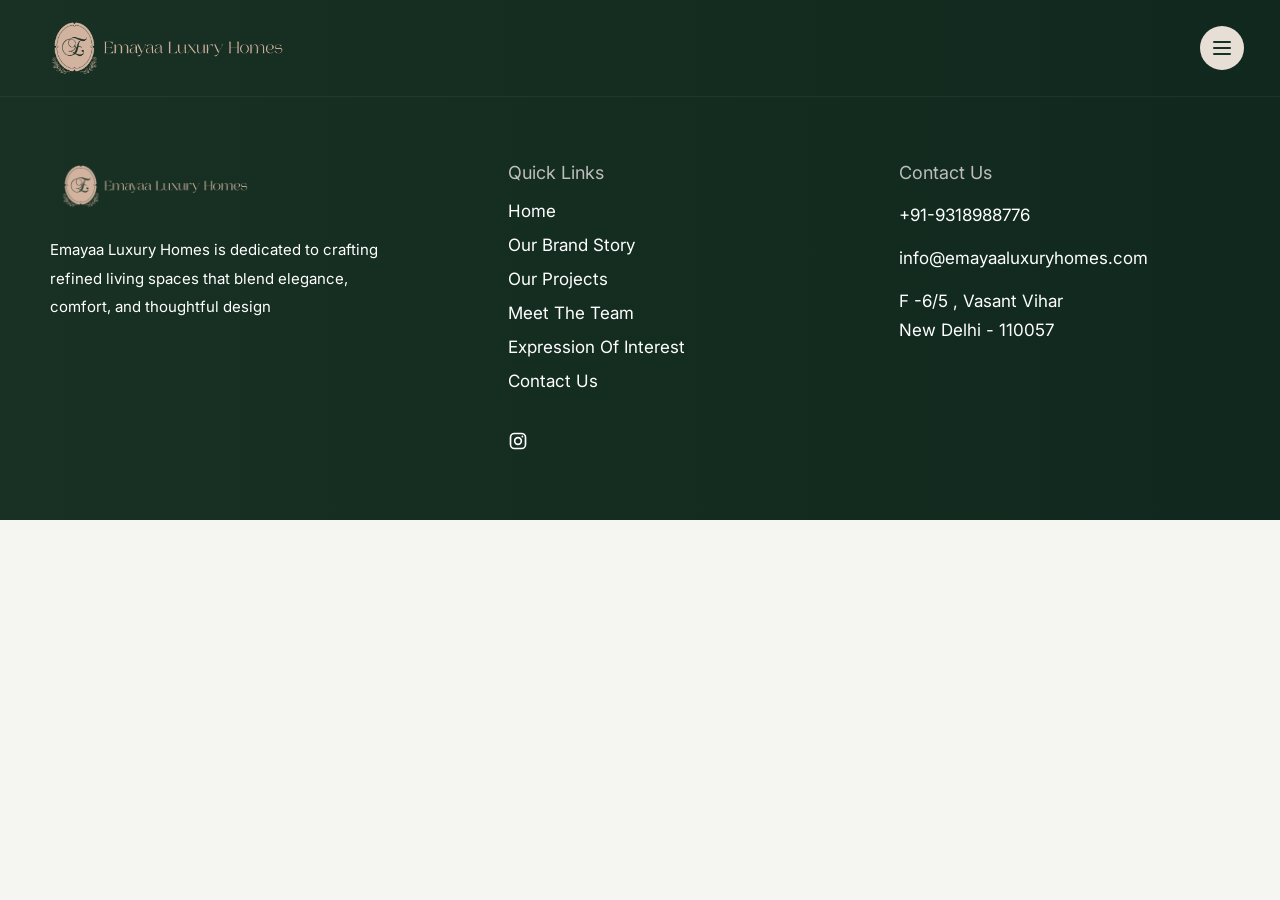
<file: index.html>
<!-- =========================
EMAYAA LUXURY HOMES
UPDATED HEADER + FOOTER
LOGO VERSION
========================= -->

<!doctype html>
<html lang="en">
  <head>
    <meta charset="UTF-8" />
    <meta name="viewport" content="width=device-width, initial-scale=1.0" />

    <title>Emayaa Luxury Homes</title>

    <link rel="stylesheet" href="style.css" />

    <link rel="preconnect" href="https://fonts.googleapis.com" />
    <link rel="preconnect" href="https://fonts.gstatic.com" crossorigin />

    <link
      href="https://fonts.googleapis.com/css2?family=Inter:wght@300;400;500&display=swap"
      rel="stylesheet"
    />
  </head>

  <body>
    <!-- =========================HEADER========================= -->

    <header class="elh-header">
      <a href="#" class="elh-logo">
        <img src="/xm xlms.png" alt="Emayaa Luxury Homes" />
      </a>

      <button class="elh-menu-btn" id="openMenu">
        <span></span>
        <span></span>
        <span></span>
      </button>
    </header>

    

    <!-- =========================FULL SCREEN MENU========================= -->

    <div class="elh-mobile-menu" id="mobileMenu">
      <button class="elh-close" id="closeMenu"></button>

      <div class="elh-menu-links">
        <a href="./home.html">Home</a>
        <a href="./brand-story.html">Our Brand Story</a>
        <a href="./our-project.html">Our Projects</a>
        <a href="./teams.html">Meet The Team</a>
        <a href="./contact.html">Contact Us</a>
      </div>
    </div>

    <!-- =========================FOOTER========================= -->

    <footer class="elh-footer">
      <div class="elh-footer-grid">
        <!-- LEFT -->

        <div>
          <div class="elh-footer-logo">
            <img src="/xm xlms.png" alt="Emayaa Luxury Homes" />
          </div>

          <div class="elh-footer-desc">
            Emayaa Luxury Homes is dedicated to crafting refined living spaces
            that blend elegance, comfort, and thoughtful design
          </div>
        </div>

        <!-- CENTER -->

        <div>
          <div class="elh-footer-title">Quick Links</div>

          <div class="elh-footer-links">
             <a href="./home.html">Home</a>
        <a href="./brand-story.html">Our Brand Story</a>
        <a href="./our-project.html">Our Projects</a>
        <a href="./teams.html">Meet The Team</a>
        <a href="./expression.html">Expression Of Interest</a>
        <a href="./contact.html">Contact Us</a>
          </div>

          <div class="elh-social">
            <svg viewBox="0 0 24 24">
              <path
                d="M7.8 2h8.4A5.8 5.8 0 0 1 22 7.8v8.4A5.8 5.8 0 0 1 16.2 22H7.8A5.8 5.8 0 0 1 2 16.2V7.8A5.8 5.8 0 0 1 7.8 2Zm-.2 2A3.6 3.6 0 0 0 4 7.6v8.8A3.6 3.6 0 0 0 7.6 20h8.8a3.6 3.6 0 0 0 3.6-3.6V7.6A3.6 3.6 0 0 0 16.4 4Zm9.65 1.5a1.15 1.15 0 1 1 0 2.3 1.15 1.15 0 0 1 0-2.3ZM12 7a5 5 0 1 1 0 10 5 5 0 0 1 0-10Zm0 2a3 3 0 1 0 0 6 3 3 0 0 0 0-6Z"
              />
            </svg>
          </div>
        </div>

        <!-- RIGHT -->

        <div>
          <div class="elh-footer-title">Contact Us</div>

          <div class="elh-contact">
            <div>+91-9318988776</div>
            <div>info@emayaaluxuryhomes.com</div>
            <div>
              F -6/5 , Vasant Vihar<br />
              New Delhi - 110057
            </div>
          </div>
        </div>
      </div>
    </footer>

    <!-- =========================
JS
========================= -->
    <script src="script.js"></script>
  </body>
</html>
</file>
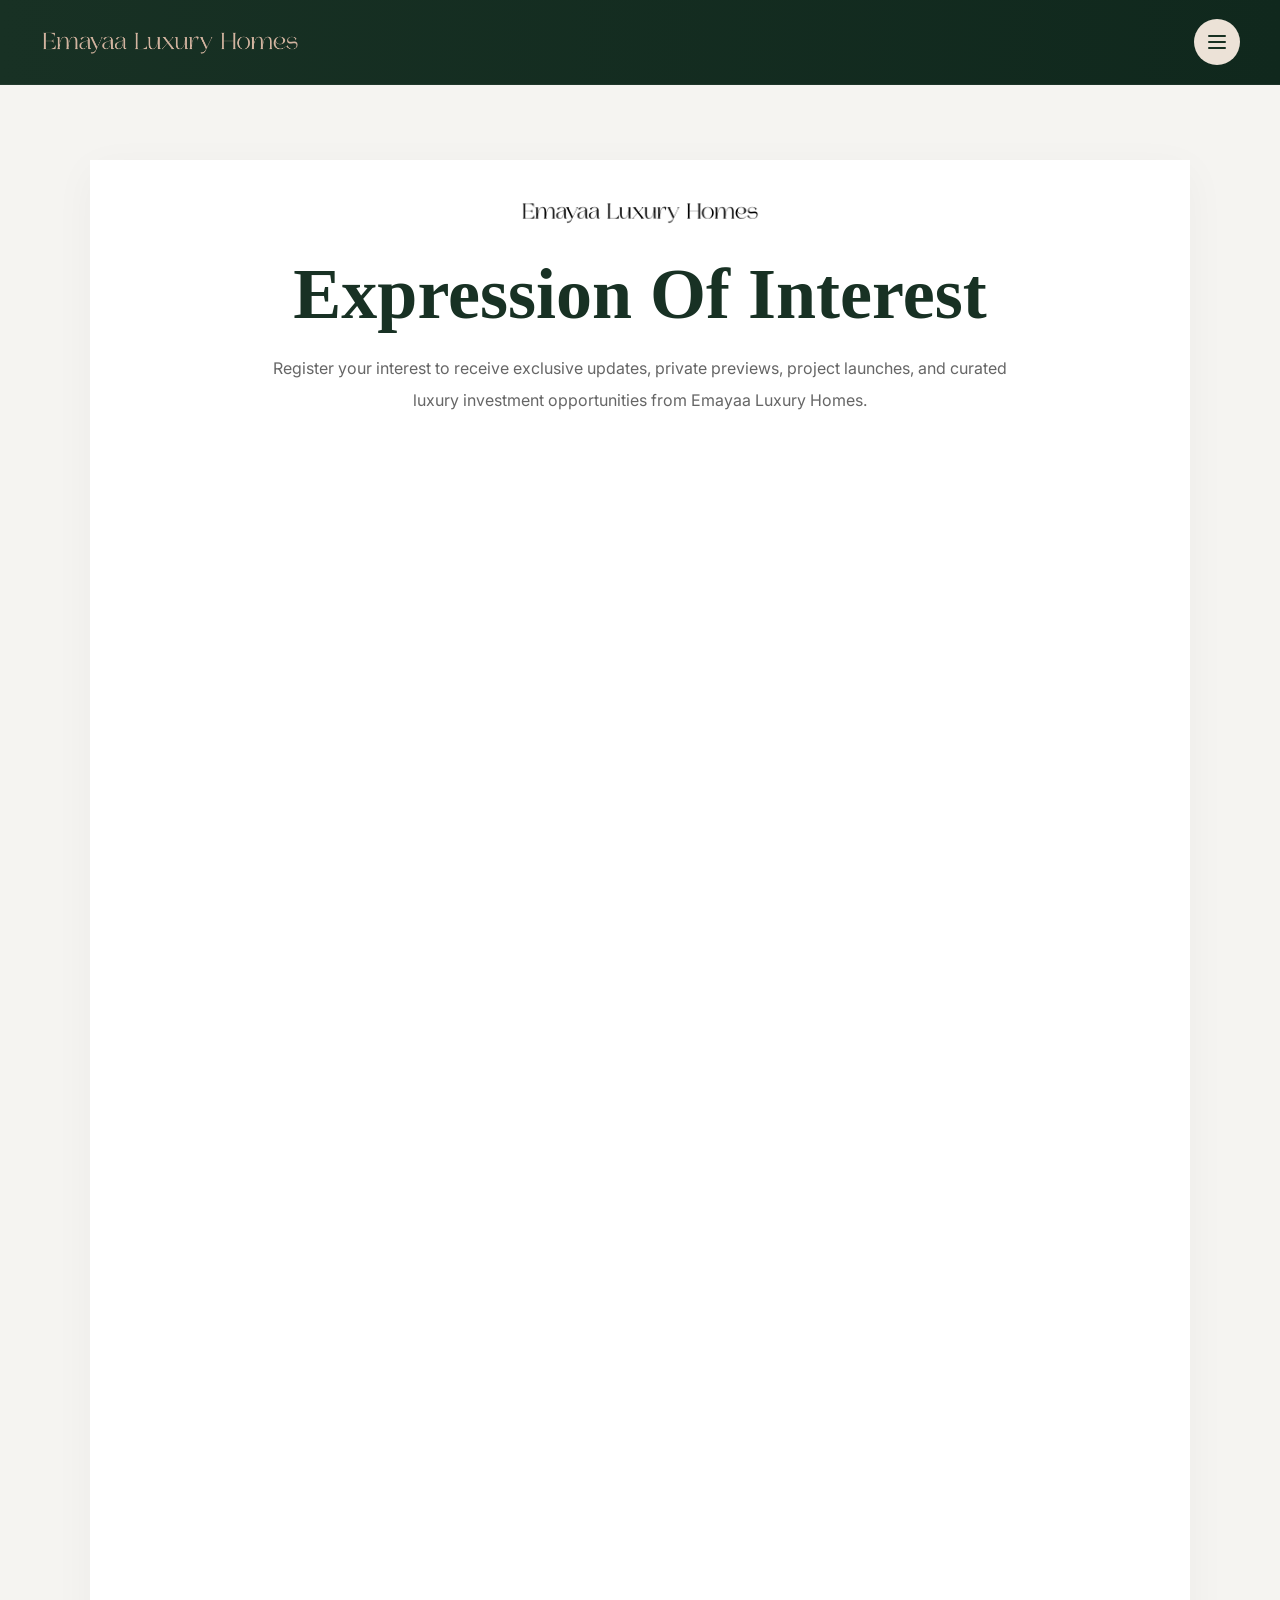
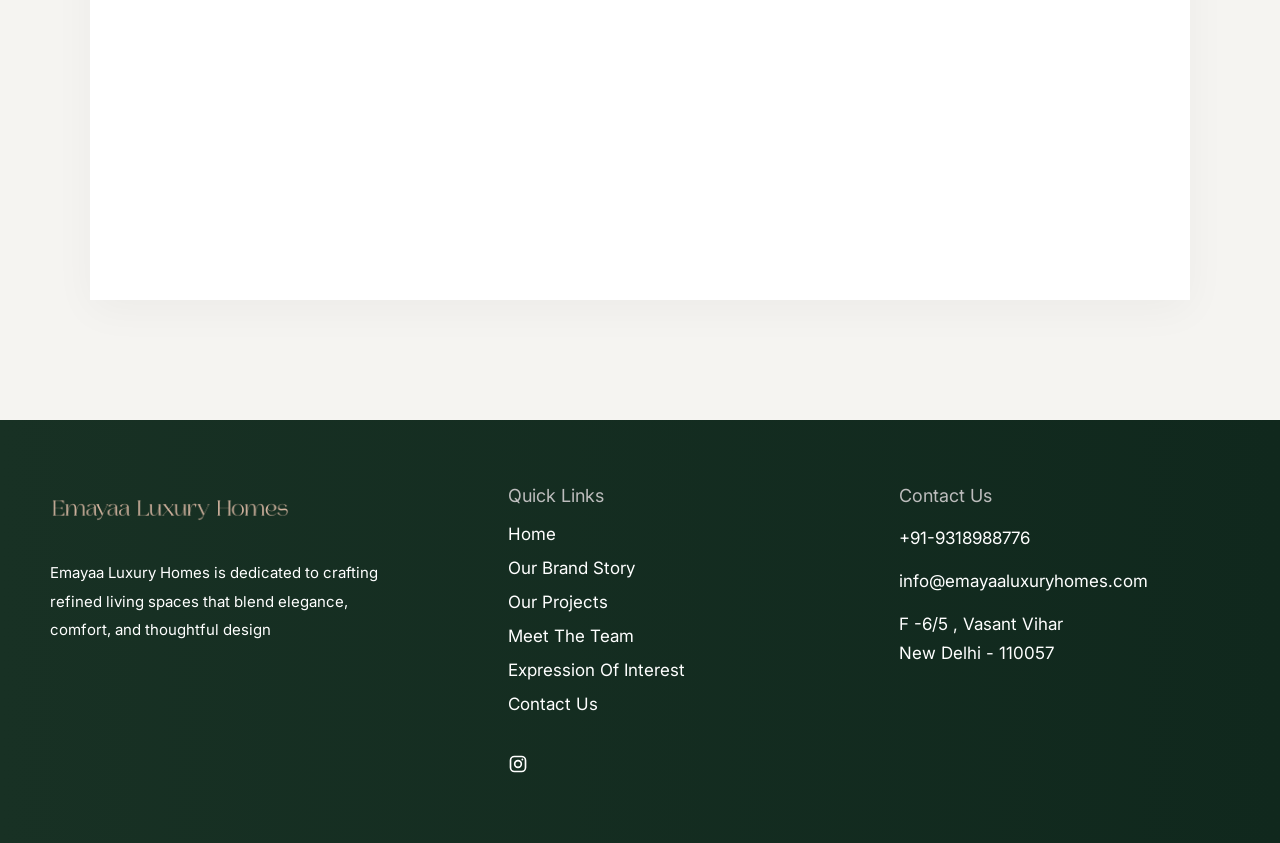
<file: expression.html>
<!-- =========================
EMAYAA LUXURY HOMES
UPDATED HEADER + FOOTER
WITH CENTERED GOOGLE FORM
========================= -->

<!doctype html>
<html lang="en">
  <head>
    <meta charset="UTF-8" />
    <meta name="viewport" content="width=device-width, initial-scale=1.0" />

    <title>Expression Of Interest - Emayaa Luxury Homes</title>

    <link rel="stylesheet" href="style.css" />

    <link rel="preconnect" href="https://fonts.googleapis.com" />
    <link rel="preconnect" href="https://fonts.gstatic.com" crossorigin />

    <link
      href="https://fonts.googleapis.com/css2?family=Inter:wght@300;400;500&display=swap"
      rel="stylesheet"
    />

    <style>
      body {
        margin: 0;
        background: #f5f4f1;
        font-family: "Inter", sans-serif;
      }

      /* =========================
FORM SECTION
========================= */

      .elh-form-section {
        padding: 160px 6% 120px;
        display: flex;
        justify-content: center;
        align-items: center;
      }

      .elh-form-wrapper {
        width: 100%;
        max-width: 1100px;
        background: white;
        padding: 40px;
        box-shadow: 0 10px 40px rgba(0, 0, 0, 0.04);
      }

      .elh-form-top {
        text-align: center;
        margin-bottom: 40px;
      }

      .elh-form-subtitle {
        font-size: 13px;
        letter-spacing: 3px;
        text-transform: uppercase;
        color: #6f6f6f;
        margin-bottom: 18px;
      }

      .elh-form-title {
        font-size: 72px;
        line-height: 0.95;
        color: #183124;
        margin-bottom: 24px;
        font-family: serif;
      }
      

      .elh-form-desc {
        max-width: 760px;
        margin: auto;
        line-height: 2;
        color: #666666;
        font-size: 16px;
      }

      .elh-google-form {
        width: 100%;
      }

      .elh-google-form iframe {
        width: 100%;
        height: 1400px;
        border: none;
        background: white;
      }

      
      /* =========================
UPDATED HEADER
========================= */

      .elh-header {
        position: fixed;
        top: 0;
        left: 0;
        width: 100%;
        padding: 16px 40px;
        background: linear-gradient(90deg, #183124 0%, #10281d 100%);
        display: flex;
        align-items: center;
        justify-content: space-between;
        z-index: 99999;
      }

      .elh-logo img {
        width: 260px;
        display: block;
      }

      .elh-menu-btn {
        width: 46px;
        height: 46px;
        border: none;
        border-radius: 50%;
        background: #ece2d7;
        display: flex;
        align-items: center;
        justify-content: center;
        flex-direction: column;
        gap: 4px;
        cursor: pointer;
      }

      .elh-menu-btn span {
        width: 18px;
        height: 2px;
        background: #173122;
      }

      /* =========================
HALF SCREEN MENU
========================= */

      .elh-mobile-menu {
        position: fixed;
        top: 0;
        right: -100%;
        width: 100%;
        height: 100vh;
        background: rgba(16, 40, 29, 0.82);
        backdrop-filter: blur(18px);
        -webkit-backdrop-filter: blur(18px);
        z-index: 999999;
        transition: 0.55s cubic-bezier(0.77, 0, 0.18, 1);
        padding: 40px 50px;
        display: flex;
        flex-direction: column;
      }

      .elh-mobile-menu.active {
        right: 0;
      }

      @media (min-width: 992px) {
        .elh-mobile-menu {
          width: 50%;
          right: -50%;
          border-left: 1px solid rgba(255,255,255,0.08);
        }

        .elh-mobile-menu.active {
          right: 0;
        }
      }

      @media (max-width: 991px) {
        .elh-mobile-menu {
          width: 100%;
          right: -100%;
          padding: 30px 24px;
        }

        .elh-mobile-menu.active {
          right: 0;
        }
      }

      .elh-close {
        width: 46px;
        height: 55px;
        border: none;
        border-radius: 50%;
        background: #ece2d7;
        margin-left: auto;
        position: relative;
        cursor: pointer;
      }

      .elh-close::before,
      .elh-close::after {
        content: "";
        position: absolute;
        width: 18px;
        height: 2px;
        background: #173122;
        left: 14px;
        top: 26px;
      }

      .elh-close::before {
        transform: rotate(45deg);
      }

      .elh-close::after {
        transform: rotate(-45deg);
      }

      .elh-menu-links {
        margin-top: 90px;
        display: flex;
        flex-direction: column;
        gap: 22px;
        height: 100%;
      }

      .elh-menu-links a {
        color: white;
        text-decoration: none;
        font-family: "Cormorant Garamond", serif;
        transition: 0.3s ease;
      }

      @media (min-width: 992px) {
        .elh-menu-links a {
          font-size: 32px;
        }
      }

      @media (max-width: 991px) {
        .elh-menu-links a {
          font-size: 38px;
        }
      }

      .elh-menu-links a:hover {
        color: #d9c0ad;
        transform: translateX(10px);
      }

      .elh-expression-link {
        margin-top: none;
        display: inline-flex !important;
        align-items: center;
        justify-content: center;
        width: fit-content;
        padding: 18px 28px;
        border-radius: 60px;
        background: #ece2d7;
        color: #173122 !important;
        font-size: 16px !important;
        font-family: "Inter", sans-serif !important;
        letter-spacing: 1px;
        text-transform: uppercase;
        border: 1px solid transparent;
        transition: 0.35s ease;
      }

      .elh-expression-link:hover {
        background: transparent;
        border-color: #ece2d7;
        color: #ece2d7 !important;
        transform: translateY(-2px);
      }

      /* =========================
CENTER LOGO
========================= */

      .elh-center-logo {
        text-align: center;
        margin-bottom: 32px;
      }

      .elh-center-logo img {
        width: 120px;
        margin: auto;
        scale: 2;
      }

      /* =========================
FOOTER UPGRADE
========================= */

      .elh-footer-links a {
        color: white;
        text-decoration: none;
        transition: 0.3s ease;
      }

      .elh-footer-links a:hover {
        color: #d9c0ad;
        transform: translateX(6px);
      }


      /* =========================
RESPONSIVE
========================= */

      @media (max-width: 768px) {
        .elh-form-section {
          padding: 130px 20px 80px;
        }

        .elh-form-wrapper {
          padding: 24px;
        }

        .elh-form-title {
          font-size: 25px;
        }

        .elh-google-form iframe {
          height: 1650px;
        }
      }

      .elh-footer-links {
        text-decoration: none;
        color: #ffffff;
      }

      @media screen and (max-width: 768px) {
            .elh-logo {
              margin-left: -10px;
            }
          
            .elh-menu-btn {
              margin-right: -10px;
            }
          }
    </style>
  </head>

  <body>
    <!-- =========================
HEADER
========================= -->

    <header class="elh-header">
      <a href="./home.html" class="elh-logo">
        <img src="./ew (1).png" alt="Emayaa Luxury Homes" />
      </a>

      <button class="elh-menu-btn" id="openMenu">
        <span></span>
        <span></span>
        <span></span>
      </button>
    </header>

    <!-- =========================
FULL SCREEN MENU
========================= -->

    <div class="elh-mobile-menu" id="mobileMenu">
      <button class="elh-close" id="closeMenu"></button>

      <div class="elh-menu-links">
        <a href="./home.html">Home</a>
        <a href="./brand-story.html">Our Brand Story</a>
        <a href="./our-project.html">Our Projects</a>
        <a href="./teams.html">Meet The Team</a>
        <a href="./contact.html">Contact Us</a>

        <a href="./expression.html" class="elh-expression-link">
          Expression Of Interest
        </a>
      </div>
    </div>

    <!-- =========================
FORM SECTION
========================= -->

    <section class="elh-form-section">
      <div class="elh-form-wrapper">
        <div class="elh-form-top">
          <div class="elh-center-logo">
            <img src="Artboard 3 (1).png" alt="Emayaa Luxury Homes" />
          </div>

          <!-- <div class="elh-form-subtitle">Emayaa Luxury Homes</div> -->

          <h1 class="elh-form-title">Expression Of Interest</h1>

          <div class="elh-form-desc">
            Register your interest to receive exclusive updates, private
            previews, project launches, and curated luxury investment
            opportunities from Emayaa Luxury Homes.
          </div>
        </div>

        <!-- GOOGLE FORM -->

        <!-- GOOGLE FORM -->

        <div class="elh-google-form">
          <iframe
            src="https://docs.google.com/forms/d/e/1FAIpQLSeEiwzLA2Jpr0of7oc8_jZtzDY2OX1LnahhVmXjulS3VDQHHQ/viewform?embedded=true"
            width="100%"
            height="1777"
            frameborder="0"
            marginheight="0"
            marginwidth="0"
            loading="lazy"
          >
            Loading…
          </iframe>
        </div>
      </div>
    </section>

    <!-- =========================
FOOTER
========================= -->

    <footer class="elh-footer">
      <div class="elh-footer-grid">
        <!-- LEFT -->

        <div>
          <div class="elh-footer-logo">
            <img src="./ew (1).png" alt="Emayaa Luxury Homes" />
          </div>

          <div class="elh-footer-desc">
            Emayaa Luxury Homes is dedicated to crafting refined living spaces
            that blend elegance, comfort, and thoughtful design
          </div>
        </div>

        <!-- CENTER -->

        <div>
          <div class="elh-footer-title">Quick Links</div>

          <div class="elh-footer-links">
            <a href="./home.html">Home</a>
            <a href="./brand-story.html">Our Brand Story</a>
            <a href="./our-project.html">Our Projects</a>
            <a href="./teams.html">Meet The Team</a>
            <a href="./expression.html">Expression Of Interest</a>
            <a href="./contact.html">Contact Us</a>
          </div>

          <div class="elh-social">
            <svg viewBox="0 0 24 24">
              <path
                d="M7.8 2h8.4A5.8 5.8 0 0 1 22 7.8v8.4A5.8 5.8 0 0 1 16.2 22H7.8A5.8 5.8 0 0 1 2 16.2V7.8A5.8 5.8 0 0 1 7.8 2Zm-.2 2A3.6 3.6 0 0 0 4 7.6v8.8A3.6 3.6 0 0 0 7.6 20h8.8a3.6 3.6 0 0 0 3.6-3.6V7.6A3.6 3.6 0 0 0 16.4 4Zm9.65 1.5a1.15 1.15 0 1 1 0 2.3 1.15 1.15 0 0 1 0-2.3ZM12 7a5 5 0 1 1 0 10 5 5 0 0 1 0-10Zm0 2a3 3 0 1 0 0 6 3 3 0 0 0 0-6Z"
              />
            </svg>
          </div>
        </div>

        <!-- RIGHT -->

        <div>
          <div class="elh-footer-title">Contact Us</div>

          <div class="elh-contact">
            <div>+91-9318988776</div>

            <div>info@emayaaluxuryhomes.com</div>

            <div>
              F -6/5 , Vasant Vihar<br />
              New Delhi - 110057
            </div>
          </div>
        </div>
      </div>
    </footer>

    <!-- =========================
JS
========================= -->

    <script>
      const elhMenu = document.getElementById("mobileMenu");

      const elhOpen = document.getElementById("openMenu");

      const elhClose = document.getElementById("closeMenu");

      elhOpen.addEventListener("click", () => {
        elhMenu.classList.add("active");
        document.body.style.overflow = "hidden";
      });

      elhClose.addEventListener("click", () => {
        elhMenu.classList.remove("active");
        document.body.style.overflow = "";
      });

      document.addEventListener("keydown", (e) => {
        if (e.key === "Escape") {
          elhMenu.classList.remove("active");
          document.body.style.overflow = "";
        }
      });
    </script>
  </body>
</html>
</file>
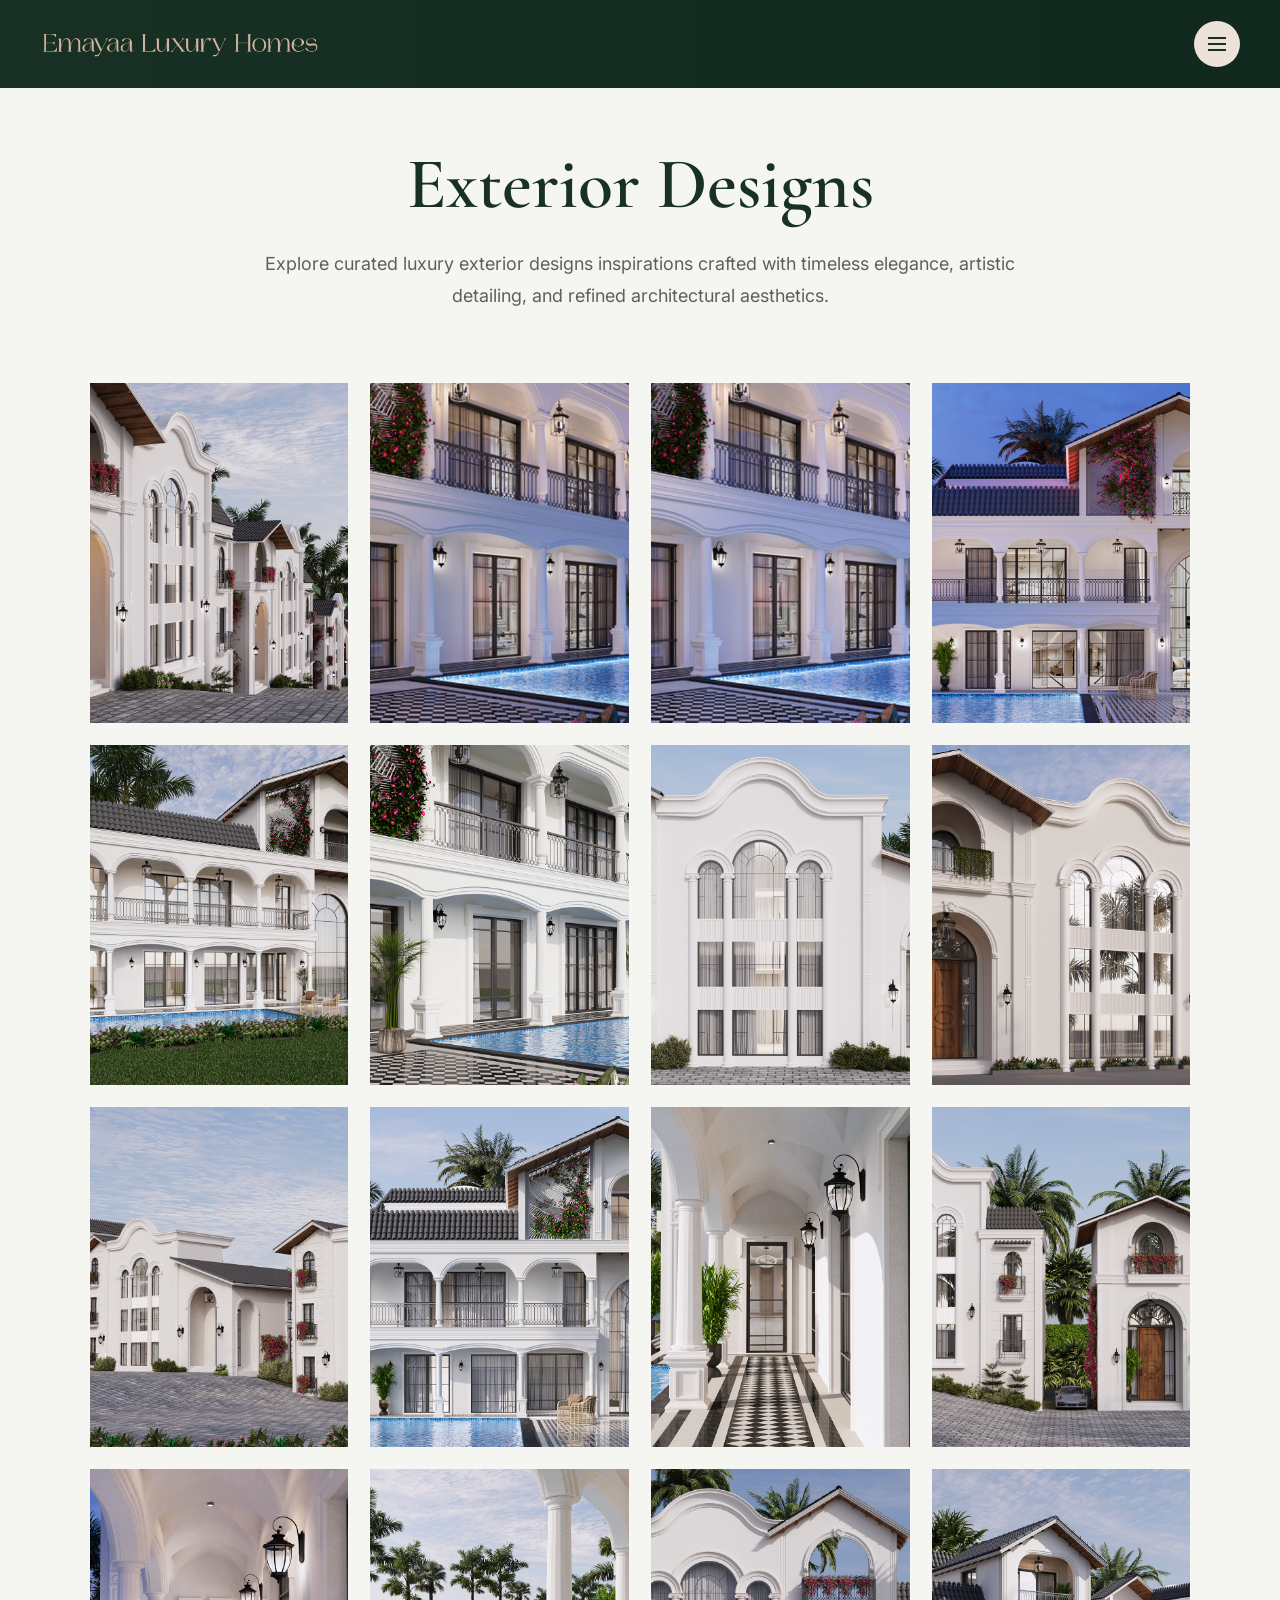
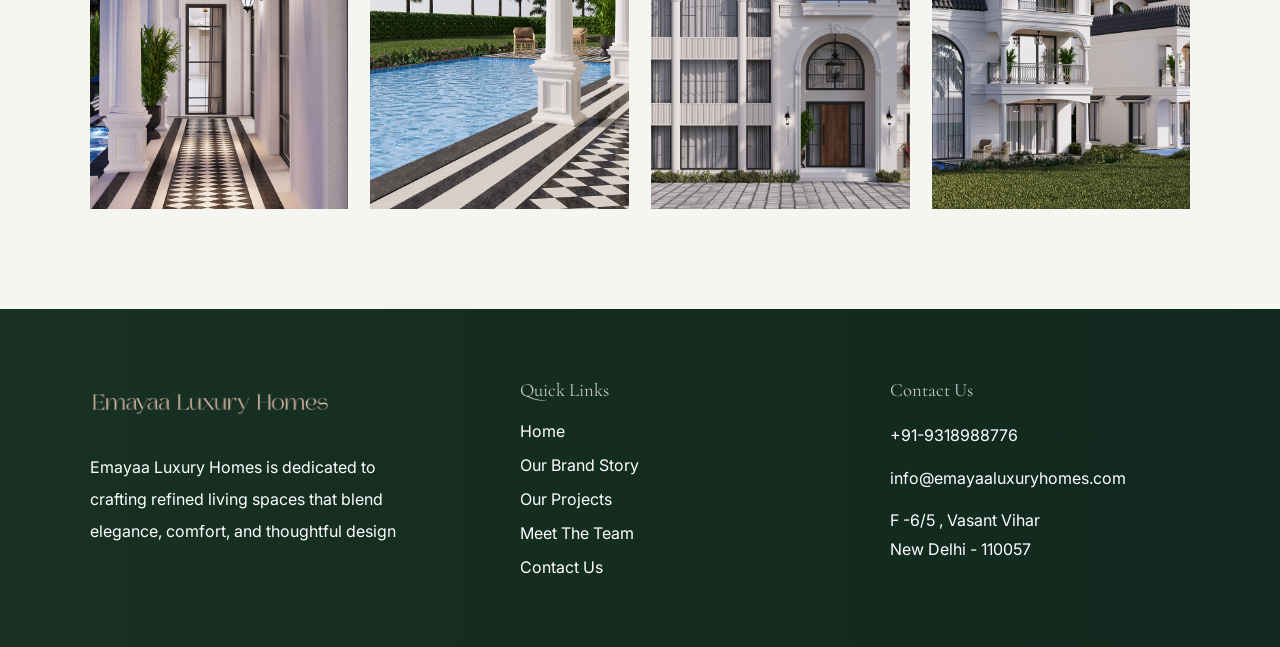
<file: exterior-design.html>
<head>
    <meta charset="UTF-8" />
    <meta name="viewport" content="width=device-width, initial-scale=1.0" />

    <title>Emayaa Luxury Homes</title>

    <link
      href="https://fonts.googleapis.com/css2?family=Cormorant+Garamond:wght@300;400;500;600;700&family=Inter:wght@300;400;500;600&display=swap"
      rel="stylesheet"
    />

    <style>
      /* ========================================
ROOT
======================================== */

      :root {
        --bg: #f5f5f2;
        --green: #183124;
        --green-dark: #10281d;
        --text: #5f5f5f;
        --white: #ffffff;
      }

      * {
        margin: 0;
        padding: 0;
        box-sizing: border-box;
      }

      html {
        scroll-behavior: smooth;
      }

      body {
        background: var(--bg);
        color: var(--green);
        font-family: "Inter", sans-serif;
        overflow-x: hidden;
      }

      /* ========================================
HEADER
======================================== */

      .emh-header {
        position: fixed;
        top: 0;
        left: 0;
        width: 100%;
        padding: 16px 40px;
        background: linear-gradient(90deg, #183124 0%, #10281d 100%);
        display: flex;
        align-items: center;
        justify-content: space-between;
        z-index: 99999;
      }

      .emh-logo img {
        width: 280px;
        display: block;
      }

      /* MENU BUTTON */

      .emh-menu-btn {
        width: 46px;
        height: 46px;
        border: none;
        border-radius: 50%;
        background: #ece2d7;
        display: flex;
        align-items: center;
        justify-content: center;
        flex-direction: column;
        gap: 4px;
        cursor: pointer;
        transition: 0.3s ease;
      }

      .emh-menu-btn:hover {
        transform: scale(1.05);
      }

      .emh-menu-btn span {
        width: 18px;
        height: 2px;
        background: #173122;
      }

      /* ========================================
HALF SCREEN MENU
======================================== */

      .emh-mobile-menu {
        position: fixed;
        top: 0;
        right: -100%;
        width: 100%;
        height: 100vh;
        background: rgba(16, 40, 29, 0.82);
        backdrop-filter: blur(18px);
        -webkit-backdrop-filter: blur(18px);
        z-index: 999999;
        transition: 0.55s cubic-bezier(0.77, 0, 0.18, 1);
        padding: 40px 50px;
        display: flex;
        flex-direction: column;
      }

      .emh-mobile-menu.active {
        right: 0;
      }

      @media (min-width: 992px) {
        .emh-mobile-menu {
          width: 50%;
          right: -50%;
          border-left: 1px solid rgba(255,255,255,0.08);
        }

        .emh-mobile-menu.active {
          right: 0;
        }
      }

      @media (max-width: 991px) {
        .emh-mobile-menu {
          width: 100%;
          right: -100%;
          padding: 30px 24px;
        }

        .emh-mobile-menu.active {
          right: 0;
        }
      }

      .emh-close {
        width: 46px;
        height: 55px;
        border: none;
        border-radius: 50%;
        background: #ece2d7;
        margin-left: auto;
        position: relative;
        cursor: pointer;
      }

      .emh-close::before,
      .emh-close::after {
        content: "";
        position: absolute;
        width: 18px;
        height: 2px;
        background: #173122;
        left: 14px;
        top: 26px;
      }

      .emh-close::before {
        transform: rotate(45deg);
      }

      .emh-close::after {
        transform: rotate(-45deg);
      }

      .emh-menu-links {
        margin-top: 90px;
        display: flex;
        flex-direction: column;
        gap: 22px;
        height: 100%;
      }

      .emh-menu-links a {
        color: white;
        text-decoration: none;
        font-family: "Cormorant Garamond", serif;
        transition: 0.35s ease;
      }

      @media (min-width: 992px) {
        .emh-menu-links a {
          font-size: 32px;
        }
      }

      @media (max-width: 991px) {
        .emh-menu-links a {
          font-size: 38px;
        }
      }

      .emh-menu-links a:hover {
        color: #d7bda9;
        transform: translateX(10px);
      }

      /* ========================================
GENERAL SECTION
======================================== */

      section {
        padding: 110px 7%;
      }

      h1,
      h2,
      h3,
      h4 {
        font-family: "Cormorant Garamond", serif;
        font-weight: 600;
      }

      .section-title {
        font-size: 72px;
        line-height: 1;
        margin-bottom: 20px;
      }

      .section-subtitle {
        font-size: 28px;
        line-height: 1.4;
        color: #46574f;
        font-family: "Cormorant Garamond", serif;
      }

      /* ========================================
HERO SLIDER
======================================== */

      .hero {
        padding: 0;
        margin-top: 78px;
      }

      .hero-slider {
        position: relative;
        width: 100%;
        height: 100vh;
        overflow: hidden;
      }

      .hero-slide {
        position: absolute;
        inset: 0;
        opacity: 0;
        visibility: hidden;
        transition: 1s ease;
      }

      .hero-slide.active {
        opacity: 1;
        visibility: visible;
      }

      .hero-slide img {
        width: 100%;
        height: 100%;
        object-fit: cover;
      }

      .hero-overlay {
        position: absolute;
        inset: 0;
        background: rgba(0, 0, 0, 0.38);
      }

      .hero-content {
        position: absolute;
        top: 50%;
        left: 7%;
        transform: translateY(-50%);
        max-width: 700px;
        z-index: 2;
      }

      .hero-content h1 {
        color: white;
        font-size: 92px;
        line-height: 1;
        margin-bottom: 20px;
      }

      .hero-content p {
        color: white;
        font-size: 42px;
        line-height: 1.2;
        font-family: "Cormorant Garamond", serif;
      }

      .hero-dots {
        position: absolute;
        bottom: 40px;
        left: 50%;
        transform: translateX(-50%);
        display: flex;
        gap: 12px;
        z-index: 5;
      }

      .hero-dot {
        width: 12px;
        height: 12px;
        border-radius: 50%;
        background: rgba(255, 255, 255, 0.4);
        cursor: pointer;
      }

      .hero-dot.active {
        background: white;
      }

      /* ========================================
ABOUT
======================================== */

      .about {
        text-align: center;
      }

      .about h2 {
        font-size: 58px;
        margin-bottom: 30px;
      }

      .about p {
        max-width: 900px;
        margin: auto;
        line-height: 2;
        color: var(--text);
        font-size: 17px;
      }

      /* ========================================
PROJECTS
======================================== */

      .projects-title {
        margin-bottom: 90px;
      }

      .projects-grid {
        display: flex;
        flex-direction: column;
        gap: 140px;
      }

      .project-card {
        display: grid;
        grid-template-columns: 1fr 1.1fr;
        gap: 70px;
        align-items: center;
      }

      .project-card:nth-child(even) {
        direction: rtl;
      }

      .project-card:nth-child(even) .project-content {
        direction: ltr;
      }

      .project-content h3 {
        font-size: 52px;
        margin-bottom: 25px;
      }

      .location {
        font-size: 14px;
        letter-spacing: 1px;
        text-transform: uppercase;
        color: #7f7f7f;
        margin-bottom: 20px;
      }

      .project-content p {
        color: var(--text);
        line-height: 2;
        font-size: 16px;
        margin-bottom: 30px;
      }

      .project-features {
        list-style: none;
      }

      .project-features li {
        margin-bottom: 12px;
        color: #51635b;
        position: relative;
        padding-left: 22px;
      }

      .project-features li::before {
        content: "•";
        position: absolute;
        left: 0;
        color: var(--green);
      }

      .project-image {
        overflow: hidden;
      }

      .project-image img {
        width: 100%;
        height: 760px;
        object-fit: cover;
        transition: 1.2s ease;
      }

      .project-card:hover .project-image img {
        transform: scale(1.08);
      }

      
      .project-tagline {
        font-size: 22px;
        line-height: 1.5;
        color: #000;
        margin: 18px 0 26px;
        font-weight: 700;
        font-family: "Inter", sans-serif;
      }

      .project-interest-btn {
        display: inline-flex;
        align-items: center;
        justify-content: center;
        margin-top: 24px;
        padding: 16px 30px;
        border-radius: 60px;
        text-decoration: none;
        background: linear-gradient(135deg, #183124, #2f5b46);
        color: white;
        font-size: 14px;
        letter-spacing: 1px;
        text-transform: uppercase;
        transition: 0.4s ease;
        box-shadow: 0 15px 35px rgba(24, 49, 36, 0.18);
      }

      .project-interest-btn:hover {
        transform: translateY(-4px);
        box-shadow: 0 20px 40px rgba(24, 49, 36, 0.28);
      }

      .project-card {
        position: relative;
        overflow: hidden;
        padding: 50px;
        border-radius: 40px;
        background: rgba(255,255,255,0.58);
        backdrop-filter: blur(12px);
        border: 1px solid rgba(24,49,36,0.08);
        transition: 0.7s ease;
      }

      .project-card::before {
        content: "";
        position: absolute;
        inset: 0;
        background: radial-gradient(circle at top right, rgba(24,49,36,0.12), transparent 40%);
        opacity: 0;
        transition: 0.6s ease;
      }

      .project-card:hover {
        transform: translateY(-10px);
        box-shadow: 0 35px 80px rgba(0,0,0,0.08);
      }

      .project-card:hover::before {
        opacity: 1;
      }

      .project-image {
        border-radius: 0px;
        position: relative;
      }

      .project-image::after {
        content: "";
        position: absolute;
        inset: 0;
        background: linear-gradient(to top, rgba(0,0,0,0.22), transparent);
        opacity: 0;
        transition: 0.6s ease;
      }

      .project-card:hover .project-image::after {
        opacity: 1;
      }

      .hero-slide picture,
      .hero-slide picture img {
        width: 100%;
        height: 100%;
        display: block;
      }


      /* ========================================
GALLERY
======================================== */

      .gallery-top {
        text-align: center;
        margin-bottom: 70px;
      }

      .gallery-grid {
        display: grid;
        grid-template-columns: repeat(4, 1fr);
        gap: 22px;
      }

      .gallery-item {
        position: relative;
        overflow: hidden;
        cursor: pointer;
      }

      .gallery-item img {
        width: 100%;
        height: 340px;
        object-fit: cover;
        transition: 0.8s ease;
      }

      .gallery-item:hover img {
        transform: scale(1.1);
      }

      .gallery-overlay {
        position: absolute;
        inset: 0;
        background: rgba(0, 0, 0, 0.35);
        opacity: 0;
        transition: 0.4s ease;
        display: flex;
        align-items: center;
        justify-content: center;
      }

      .gallery-overlay span {
        color: white;
        font-size: 20px;
        font-family: "Cormorant Garamond", serif;
      }

      .gallery-item:hover .gallery-overlay {
        opacity: 1;
      }

      
      .gallery-buttons {
        margin-top: 55px;
        display: flex;
        justify-content: center;
        gap: 24px;
        flex-wrap: wrap;
      }

      .gallery-btn {
        display: inline-flex;
        align-items: center;
        justify-content: center;
        padding: 16px 34px;
        border: 1px solid #183124;
        color: #183124;
        text-decoration: none;
        text-transform: uppercase;
        letter-spacing: 1px;
        font-size: 14px;
        transition: 0.4s ease;
        background: transparent;
      }

      .gallery-btn:hover {
        background: #183124;
        color: white;
        transform: translateY(-3px);
      }


      /* ========================================
MESSAGE
======================================== */

      .message {
        text-align: center;
      }

      .message-box {
        max-width: 900px;
        margin: auto;
        padding: 80px 60px;
        background: white;
        box-shadow: 0 10px 40px rgba(0, 0, 0, 0.05);
      }

      .message-box h2 {
        font-size: 54px;
        margin-bottom: 25px;
      }

      .message-box p {
        color: var(--text);
        line-height: 2;
        font-size: 17px;
      }

      /* ========================================
CTA
======================================== */

      .cta {
        padding: 110px 0 0;
      }

      .cta-banner {
        position: relative;
        width: 100%;
        height: 720px;
        overflow: hidden;
      }

      .cta-banner img {
        width: 100%;
        height: 100%;
        object-fit: cover;
      }

      .cta-overlay {
        position: absolute;
        inset: 0;
        background: rgba(0, 0, 0, 0.4);
      }

      .cta-content {
        position: absolute;
        inset: 0;
        display: flex;
        flex-direction: column;
        align-items: center;
        justify-content: center;
        text-align: center;
        padding: 30px;
      }

      .cta-content h2 {
        color: white;
        font-size: 74px;
        margin-bottom: 20px;
      }

      .cta-content p {
        color: white;
        max-width: 700px;
        line-height: 1.8;
        margin-bottom: 35px;
      }

      .cta-btn {
        display: inline-flex;
        align-items: center;
        justify-content: center;
        padding: 18px 34px;
        border: 1px solid white;
        color: white;
        text-decoration: none;
        transition: 0.4s ease;
        font-size: 15px;
      }

      .cta-btn:hover {
        background: white;
        color: var(--green);
      }

      
      .hero-cta-btn,
      .cta-btn {
        display: inline-flex;
        align-items: center;
        justify-content: center;
        padding: 18px 42px;
        margin-top: 34px;
        border: 1px solid rgba(255,255,255,0.8);
        color: white;
        text-decoration: none;
        transition: all 0.45s ease;
        font-size: 15px;
        letter-spacing: 1px;
        text-transform: uppercase;
        background: rgba(255,255,255,0.08);
        backdrop-filter: blur(12px);
        border-radius: 2px;
        min-width: 320px;
      }

      .hero-cta-btn:hover,
      .cta-btn:hover {
        background: white;
        color: var(--green);
        transform: translateY(-4px);
        box-shadow: 0 20px 40px rgba(0,0,0,0.2);
      }


      /* ========================================
SCROLL ANIMATION
======================================== */

      .reveal {
        opacity: 0;
        transform: translateY(80px);
        transition: 1s cubic-bezier(0.17, 0.67, 0.32, 1);
      }

      .reveal.active {
        opacity: 1;
        transform: translateY(0);
      }

      /* ========================================
LIGHTBOX
======================================== */

      .lightbox {
        position: fixed;
        inset: 0;
        background: rgba(0, 0, 0, 0.9);
        display: flex;
        align-items: center;
        justify-content: center;
        opacity: 0;
        pointer-events: none;
        transition: 0.4s ease;
        z-index: 999;
      }

      .lightbox.active {
        opacity: 1;
        pointer-events: auto;
      }

      .lightbox img {
        max-width: 90%;
        max-height: 90%;
      }

      /* ========================================
FOOTER
======================================== */

      .emf-footer {
        background: linear-gradient(90deg, #183124 0%, #10281d 100%);
        padding: 70px 7%;
      }

      .emf-grid {
        display: grid;
        grid-template-columns: 1.2fr 1fr 1fr;
        gap: 70px;
      }

      .emf-logo img {
        width: 240px;
        margin-bottom: 24px;
      }

      .emf-desc {
        color: white;
        line-height: 2;
        max-width: 340px;
      }

      .emf-title {
        color: #c7c7c7;
        margin-bottom: 20px;
        font-weight: 400;
        text-decoration: none;
      }

      .emf-links {
        display: flex;
        flex-direction: column;
        gap: 14px;
      }

      .emf-links a {
        color: white;
        text-decoration: none;
      }

      .emf-contact {
        display: flex;
        flex-direction: column;
        gap: 14px;
        color: white;
        line-height: 1.8;
      }

      
      .emh-expression-link {
        margin-top: auto;
        display: inline-flex !important;
        align-items: center;
        justify-content: center;
        width: fit-content;
        padding: 18px 28px;
        border-radius: 60px;
        background: #ece2d7;
        color: #173122 !important;
        font-size: 16px !important;
        font-family: "Inter", sans-serif !important;
        letter-spacing: 1px;
        text-transform: uppercase;
        border: 1px solid transparent;
        transition: 0.35s ease;
      }

      .emh-expression-link:hover {
        background: transparent;
        border-color: #ece2d7;
        color: #ece2d7 !important;
        transform: translateY(-2px);
      }

      .about-icon {
        text-align: center;
        margin-bottom: 34px;

      }

      .about-icon img {
        width: 95px;
        margin: auto;
        scale: 2;
      }

      .emf-links a {
        transition: 0.3s ease;
      }

      .emf-links a:hover {
        color: #d9c0ad;
        transform: translateX(6px);
      }


      /* ========================================
RESPONSIVE
======================================== */

      @media (max-width: 1200px) {
        .gallery-grid {
          grid-template-columns: repeat(3, 1fr);
        }
      }

      @media (max-width: 992px) {
        section {
          padding: 90px 5%;
        }

        .project-card,
        .project-card:nth-child(even) {
          grid-template-columns: 1fr;
          direction: ltr;
        }

        .gallery-grid {
          grid-template-columns: repeat(2, 1fr);
        }

        .emf-grid {
          grid-template-columns: 1fr;
        }
      }

      @media (max-width: 768px) {
        .emh-header {
          padding: 14px 18px;
        }

        .emh-logo img {
          width: 220px;
        }

        .hero {
          margin-top: 68px;
        }

        .hero-slider {
          height: 85vh;
        }

        .hero-content {
          left: 30px;
          right: 30px;
        }

        .hero-content h1 {
          font-size: 52px;
        }

        .hero-content p {
          font-size: 28px;
        }

        .about h2 {
          font-size: 42px;
        }

        .section-title {
          font-size: 46px;
        }

        .project-content h3 {
          font-size: 38px;
        }

        .gallery-grid {
          grid-template-columns: repeat(2, 1fr);
          gap: 14px;
        }

        .gallery-item img {
          height: 180px;
        }

        .gallery-buttons {
          flex-direction: column;
          align-items: center;
          gap: 16px;
        }

        .gallery-btn {
          width: 100%;
          max-width: 320px;
        }

        .message-box {
          padding: 50px 30px;
        }

        .message-box h2 {
          font-size: 40px;
        }

        .cta-content h2 {
          font-size: 42px;
        }

        .cta-banner {
          height: 520px;
        }

        .emh-menu-links {
          margin-top: 90px;
        }

        .emh-menu-links a {
          font-size: 36px;
        }

        .emf-footer {
          padding: 50px 22px;
        }

        .emf-logo img {
          width: 190px;
        }
      }

      @media (max-width: 480px) {
        .hero-content h1 {
          font-size: 42px;
        }

        .hero-content p {
          font-size: 22px;
        }

        .section-title {
          font-size: 38px;
        }

        .project-content h3 {
          font-size: 32px;
        }

        .project-image img {
          height: 420px;
        }

        .cta-content h2 {
          font-size: 34px;
        }
      }
    </style>
  
<style>
.gallery-page {
  padding: 140px 7% 100px;
  background: #f5f5f2;
}

.gallery-header {
  text-align: center;
  margin-bottom: 70px;
}

.gallery-header h1 {
  font-size: 72px;
  color: #183124;
  margin-bottom: 20px;
  font-family: "Cormorant Garamond", serif;
}

.gallery-header p {
  max-width: 800px;
  margin: auto;
  color: #5f5f5f;
  font-size: 18px;
  line-height: 1.8;
}

.custom-gallery-grid {
  display: grid;
  grid-template-columns: repeat(4, 1fr);
  gap: 22px;
}

.custom-gallery-item {
  position: relative;
  overflow: hidden;
  border-radius: 0px;
  background: white;
}

.custom-gallery-item img {
  width: 100%;
  height: 340px;
  object-fit: cover;
  transition: 0.7s ease;
  display: block;
}

.custom-gallery-item:hover img {
  transform: scale(1.08);
}

.custom-gallery-overlay {
  position: absolute;
  inset: 0;
  background: linear-gradient(to top, rgba(0,0,0,0.5), transparent);
  opacity: 0;
  transition: 0.4s ease;
  display: flex;
  align-items: end;
  padding: 24px;
}

.custom-gallery-item:hover .custom-gallery-overlay {
  opacity: 1;
}

.custom-gallery-overlay span {
  color: white;
  font-size: 24px;
  font-family: "Cormorant Garamond", serif;
}

@media (max-width: 768px) {
  .gallery-page {
    padding: 120px 5% 70px;
  }

  .gallery-header h1 {
    font-size: 48px;
  }

  .custom-gallery-grid {
    grid-template-columns: repeat(2, 1fr);
    gap: 14px;
  }

  .custom-gallery-item img {
    height: 180px;
  }
}
</style>

</head>
<body>

<header class="emh-header">
      <a href="./home.html" class="emh-logo">
        <img src="./ew (1).png" alt="Emayaa Luxury Homes" />
      </a>

      <button class="emh-menu-btn" id="emhOpenMenu">
        <span></span>
        <span></span>
        <span></span>
      </button>
    </header>

    <!-- ========================================
FULLSCREEN MENU
======================================== -->

    <div class="emh-mobile-menu" id="emhMobileMenu">
      <button class="emh-close" id="emhCloseMenu"></button>

      <div class="emh-menu-links">
        <a href="./home.html">Home</a>
        <a href="./brand-story.html">Our Brand Story</a>
        <a href="./our-project.html">Our Projects</a>
        <a href="./teams.html">Meet The Team</a>
        <a href="./contact.html">Contact Us</a>


        <a href="./expression.html" class="emh-expression-link">
          Expression Of Interest
        </a>
      </div>
    </div>

<section class="gallery-page">
  <div class="gallery-header">
    <h1>Exterior Designs</h1>
    <p>
      Explore curated luxury exterior designs inspirations crafted with timeless elegance,
      artistic detailing, and refined architectural aesthetics.
    </p>
  </div>

  <div class="custom-gallery-grid">
    
        <div class="custom-gallery-item">
          <img src="./asset/exterior/EXTERIOR (1).png">
          <div class="custom-gallery-overlay">
            </div>
        </div>
        <div class="custom-gallery-item">
          <img src="./asset/exterior/EXTERIOR (2).png">
          <div class="custom-gallery-overlay">
            </div>
        </div>
        <div class="custom-gallery-item">
          <img src="./asset/exterior/EXTERIOR (3).png">
          <div class="custom-gallery-overlay">
            </div>
        </div>
        <div class="custom-gallery-item">
          <img src="./asset/exterior/EXTERIOR (4).png">
          <div class="custom-gallery-overlay">
            </div>
        </div>
        <div class="custom-gallery-item">
          <img src="./asset/exterior/EXTERIOR (5).png">
          <div class="custom-gallery-overlay">
            </div>
        </div>
        <div class="custom-gallery-item">
          <img src="./asset/exterior/EXTERIOR (6).png" alt="Exterior Designs 1">
          <div class="custom-gallery-overlay">
            </div>
        </div>
        <div class="custom-gallery-item">
          <img src="./asset/exterior/EXTERIOR (7).png" alt="Exterior Designs 1">
          <div class="custom-gallery-overlay">
            </div>
        </div>
        <div class="custom-gallery-item">
          <img src="./asset/exterior/EXTERIOR (8).png" alt="Exterior Designs 1">
          <div class="custom-gallery-overlay">
            </div>
        </div>
        <div class="custom-gallery-item">
          <img src="./asset/exterior/EXTERIOR (9).png" alt="Exterior Designs 1">
          <div class="custom-gallery-overlay">
            </div>
        </div>
        <div class="custom-gallery-item">
          <img src="./asset/exterior/EXTERIOR (10).png" alt="Exterior Designs 1">
          <div class="custom-gallery-overlay">
            </div>
        </div>
        <div class="custom-gallery-item">
          <img src="./asset/exterior/EXTERIOR (11).png" alt="Exterior Designs 1">
          <div class="custom-gallery-overlay">
            </div>
        </div>
        <div class="custom-gallery-item">
          <img src="./asset/exterior/EXTERIOR (12).png" alt="Exterior Designs 1">
          <div class="custom-gallery-overlay">
            </div>
        </div>
        <div class="custom-gallery-item">
          <img src="./asset/exterior/EXTERIOR (13).png" alt="Exterior Designs 1">
          <div class="custom-gallery-overlay">
            </div>
        </div>
        <div class="custom-gallery-item">
          <img src="./asset/exterior/EXTERIOR (14).png" alt="Exterior Designs 1">
          <div class="custom-gallery-overlay">
            </div>
        </div>
        <div class="custom-gallery-item">
          <img src="./asset/exterior/EXTERIOR (15).png" alt="Exterior Designs 1">
          <div class="custom-gallery-overlay">
            </div>
        </div>
        <div class="custom-gallery-item">
          <img src="./asset/exterior/EXTERIOR (16).png" alt="Exterior Designs 1">
          <div class="custom-gallery-overlay">
            </div>
        </div>
        

  </div>
</section>

<footer class="emf-footer">
      <div class="emf-grid">
        <div>
          <div class="emf-logo">
            <img src="./ew (1).png" alt="" />
          </div>

          <p class="emf-desc">
            Emayaa Luxury Homes is dedicated to crafting refined living spaces
            that blend elegance, comfort, and thoughtful design
          </p>
        </div>

        <div>
          <h3 class="emf-title">Quick Links</h3>

          <div class="emf-links">
            <a href="./home.html">Home</a>
            <a href="./brand-story.html">Our Brand Story</a>
            <a href="./our-project.html">Our Projects</a>
            <a href="./teams.html">Meet The Team</a>
            <a href="./contact.html">Contact Us</a>
          </div>
        </div>

        <div>
          <h3 class="emf-title">Contact Us</h3>

          <div class="emf-contact">
            <div>+91-9318988776</div>

            <div>info@emayaaluxuryhomes.com</div>

            <div>
              F -6/5 , Vasant Vihar<br />
              New Delhi - 110057
            </div>
          </div>
        </div>
      </div>
    </footer>

<script>
      /* ========================================
HEADER MENU
======================================== */

      const emhMenu = document.getElementById("emhMobileMenu");
      const emhOpen = document.getElementById("emhOpenMenu");
      const emhClose = document.getElementById("emhCloseMenu");

      emhOpen.addEventListener("click", () => {
        emhMenu.classList.add("active");
        document.body.style.overflow = "hidden";
      });

      emhClose.addEventListener("click", () => {
        emhMenu.classList.remove("active");
        document.body.style.overflow = "";
      });

      document.addEventListener("keydown", (e) => {
        if (e.key === "Escape") {
          emhMenu.classList.remove("active");
          document.body.style.overflow = "";
        }
      });

      /* ========================================
HERO SLIDER
======================================== */

      const heroSlides = document.querySelectorAll(".hero-slide");
      const heroDots = document.querySelectorAll(".hero-dot");

      let heroIndex = 0;

      function showHeroSlide(index) {
        heroSlides.forEach((slide) => {
          slide.classList.remove("active");
        });

        heroDots.forEach((dot) => {
          dot.classList.remove("active");
        });

        heroSlides[index].classList.add("active");
        heroDots[index].classList.add("active");
      }

      function nextHeroSlide() {
        heroIndex++;

        if (heroIndex >= heroSlides.length) {
          heroIndex = 0;
        }

        showHeroSlide(heroIndex);
      }

      setInterval(nextHeroSlide, 5000);

      heroDots.forEach((dot, index) => {
        dot.addEventListener("click", () => {
          heroIndex = index;

          showHeroSlide(heroIndex);
        });
      });

      /* ========================================
SCROLL REVEAL
======================================== */

      const reveals = document.querySelectorAll(".reveal");

      window.addEventListener("scroll", () => {
        reveals.forEach((el) => {
          const windowHeight = window.innerHeight;
          const revealTop = el.getBoundingClientRect().top;

          if (revealTop < windowHeight - 120) {
            el.classList.add("active");
          }
        });
      });

      /* ========================================
LIGHTBOX
======================================== */

      const galleryItems = document.querySelectorAll(".gallery-item img");
      const lightbox = document.getElementById("lightbox");
      const lightboxImg = document.getElementById("lightbox-img");

      galleryItems.forEach((img) => {
        img.addEventListener("click", () => {
          lightbox.classList.add("active");
          lightboxImg.src = img.src;
        });
      });

      lightbox.addEventListener("click", () => {
        lightbox.classList.remove("active");
      });
        
      /* ========================================
ADVANCED PROJECT ANIMATION
======================================== */

      const projectCards = document.querySelectorAll(".project-card");

      const projectObserver = new IntersectionObserver(
        (entries) => {
          entries.forEach((entry) => {
            if (entry.isIntersecting) {
              entry.target.style.opacity = "1";
              entry.target.style.transform = "translateY(0px) scale(1)";
            }
          });
        },
        { threshold: 0.2 }
      );

      projectCards.forEach((card, index) => {
        card.style.opacity = "0";
        card.style.transform = "translateY(120px) scale(0.96)";
        card.style.transition =
          "all 1s cubic-bezier(0.16, 1, 0.3, 1)";
        card.style.transitionDelay = `${index * 0.12}s`;

        projectObserver.observe(card);

        card.addEventListener("mousemove", (e) => {
          const rect = card.getBoundingClientRect();

          const x = e.clientX - rect.left;
          const y = e.clientY - rect.top;

          const rotateY = ((x / rect.width) - 0.5) * 8;
          const rotateX = ((y / rect.height) - 0.5) * -8;

          card.style.transform = `perspective(1200px) rotateX(${rotateX}deg) rotateY(${rotateY}deg) translateY(-10px)`;
        });

        card.addEventListener("mouseleave", () => {
          card.style.transform =
            "perspective(1200px) rotateX(0deg) rotateY(0deg) translateY(0px)";
        });
      });


    </script>

</body>
</html>
</file>
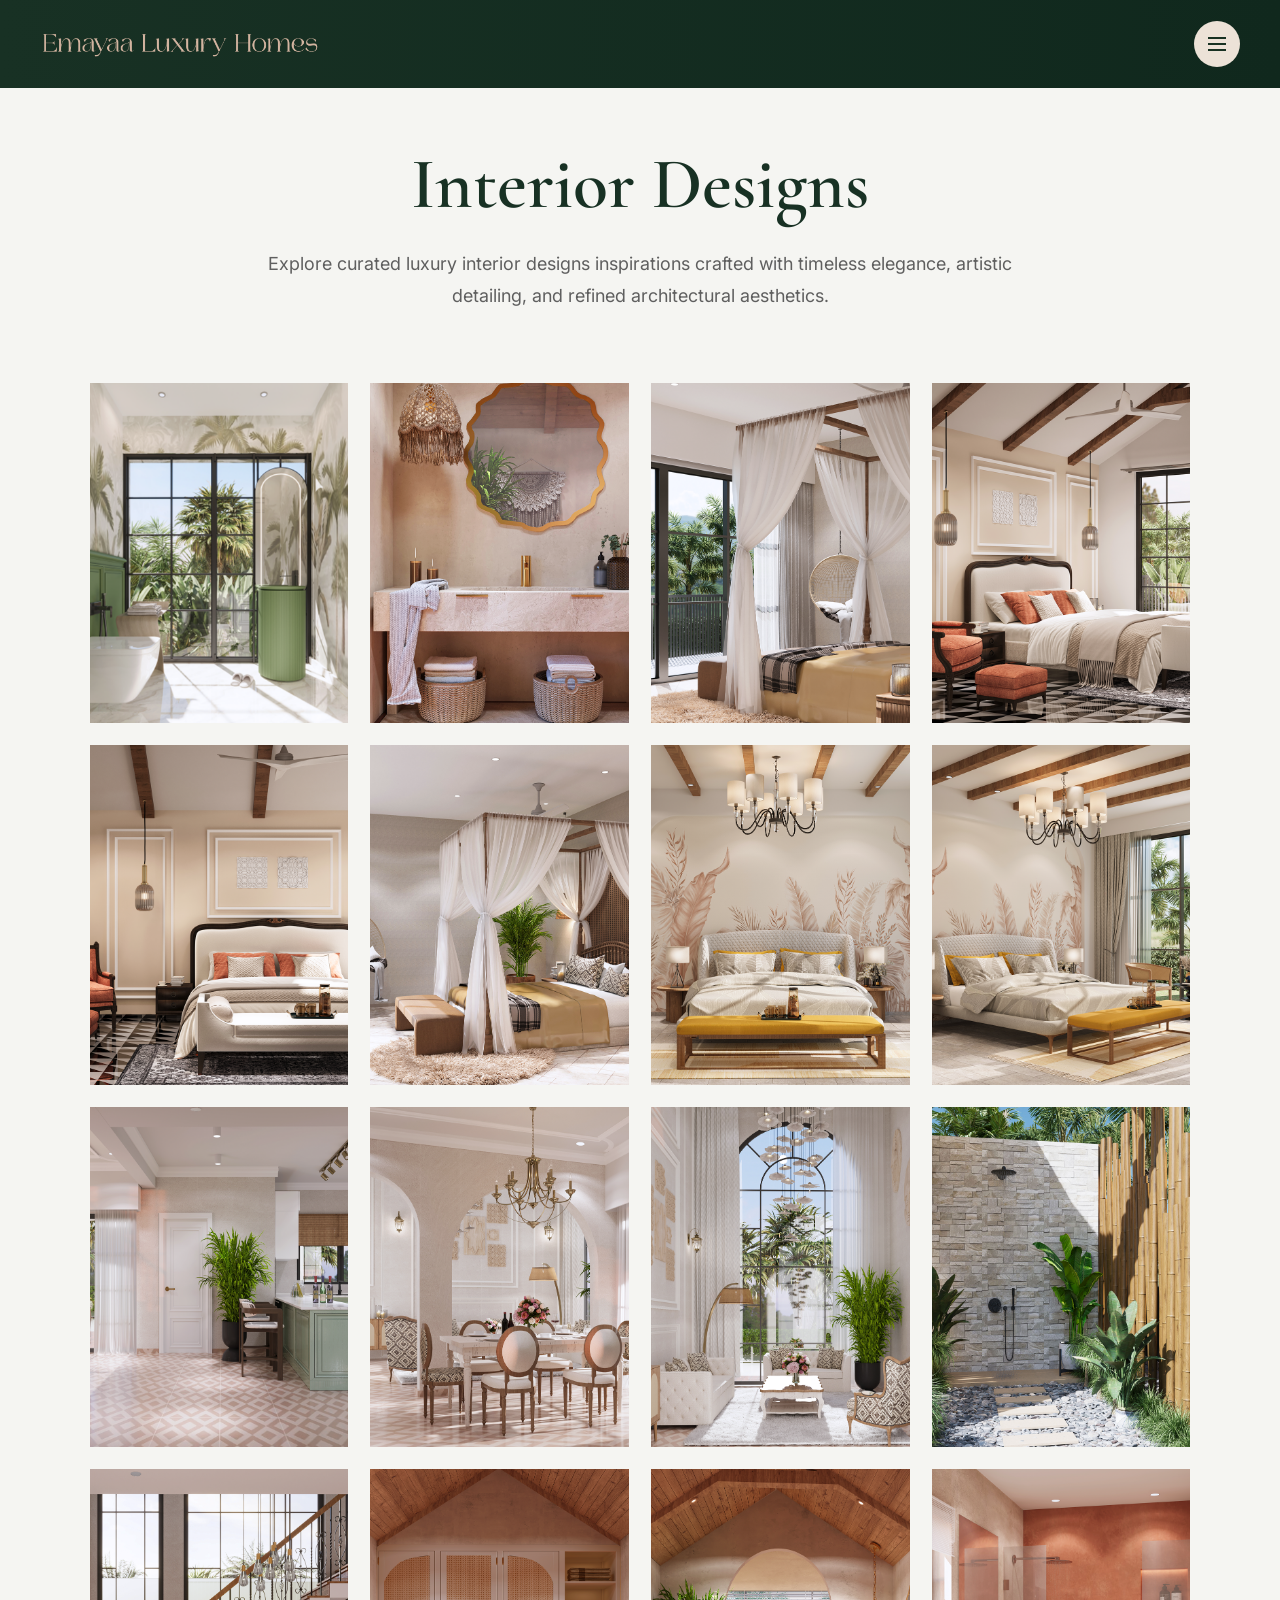
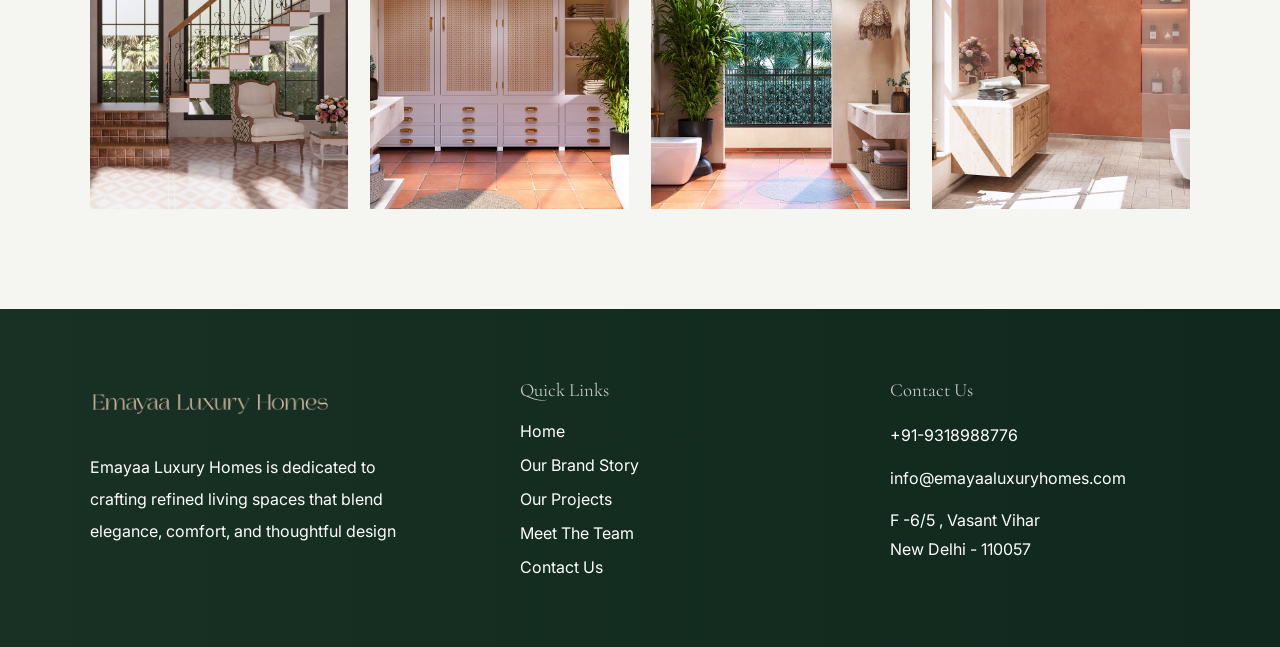
<file: interior-design.html>
<head>
    <meta charset="UTF-8" />
    <meta name="viewport" content="width=device-width, initial-scale=1.0" />

    <title>Emayaa Luxury Homes</title>

    <link
      href="https://fonts.googleapis.com/css2?family=Cormorant+Garamond:wght@300;400;500;600;700&family=Inter:wght@300;400;500;600&display=swap"
      rel="stylesheet"
    />

    <style>
      /* ========================================
ROOT
======================================== */

      :root {
        --bg: #f5f5f2;
        --green: #183124;
        --green-dark: #10281d;
        --text: #5f5f5f;
        --white: #ffffff;
      }

      * {
        margin: 0;
        padding: 0;
        box-sizing: border-box;
      }

      html {
        scroll-behavior: smooth;
      }

      body {
        background: var(--bg);
        color: var(--green);
        font-family: "Inter", sans-serif;
        overflow-x: hidden;
      }

      /* ========================================
HEADER
======================================== */

      .emh-header {
        position: fixed;
        top: 0;
        left: 0;
        width: 100%;
        padding: 16px 40px;
        background: linear-gradient(90deg, #183124 0%, #10281d 100%);
        display: flex;
        align-items: center;
        justify-content: space-between;
        z-index: 99999;
      }

      .emh-logo img {
        width: 280px;
        display: block;
      }

      /* MENU BUTTON */

      .emh-menu-btn {
        width: 46px;
        height: 46px;
        border: none;
        border-radius: 50%;
        background: #ece2d7;
        display: flex;
        align-items: center;
        justify-content: center;
        flex-direction: column;
        gap: 4px;
        cursor: pointer;
        transition: 0.3s ease;
      }

      .emh-menu-btn:hover {
        transform: scale(1.05);
      }

      .emh-menu-btn span {
        width: 18px;
        height: 2px;
        background: #173122;
      }

      /* ========================================
HALF SCREEN MENU
======================================== */

      .emh-mobile-menu {
        position: fixed;
        top: 0;
        right: -100%;
        width: 100%;
        height: 100vh;
        background: rgba(16, 40, 29, 0.82);
        backdrop-filter: blur(18px);
        -webkit-backdrop-filter: blur(18px);
        z-index: 999999;
        transition: 0.55s cubic-bezier(0.77, 0, 0.18, 1);
        padding: 40px 50px;
        display: flex;
        flex-direction: column;
      }

      .emh-mobile-menu.active {
        right: 0;
      }

      @media (min-width: 992px) {
        .emh-mobile-menu {
          width: 50%;
          right: -50%;
          border-left: 1px solid rgba(255,255,255,0.08);
        }

        .emh-mobile-menu.active {
          right: 0;
        }
      }

      @media (max-width: 991px) {
        .emh-mobile-menu {
          width: 100%;
          right: -100%;
          padding: 30px 24px;
        }

        .emh-mobile-menu.active {
          right: 0;
        }
      }

      .emh-close {
        width: 46px;
        height: 55px;
        border: none;
        border-radius: 50%;
        background: #ece2d7;
        margin-left: auto;
        position: relative;
        cursor: pointer;
      }

      .emh-close::before,
      .emh-close::after {
        content: "";
        position: absolute;
        width: 18px;
        height: 2px;
        background: #173122;
        left: 14px;
        top: 26px;
      }

      .emh-close::before {
        transform: rotate(45deg);
      }

      .emh-close::after {
        transform: rotate(-45deg);
      }

      .emh-menu-links {
        margin-top: 90px;
        display: flex;
        flex-direction: column;
        gap: 22px;
        height: 100%;
      }

      .emh-menu-links a {
        color: white;
        text-decoration: none;
        font-family: "Cormorant Garamond", serif;
        transition: 0.35s ease;
      }

      @media (min-width: 992px) {
        .emh-menu-links a {
          font-size: 32px;
        }
      }

      @media (max-width: 991px) {
        .emh-menu-links a {
          font-size: 38px;
        }
      }

      .emh-menu-links a:hover {
        color: #d7bda9;
        transform: translateX(10px);
      }

      /* ========================================
GENERAL SECTION
======================================== */

      section {
        padding: 110px 7%;
      }

      h1,
      h2,
      h3,
      h4 {
        font-family: "Cormorant Garamond", serif;
        font-weight: 600;
      }

      .section-title {
        font-size: 72px;
        line-height: 1;
        margin-bottom: 20px;
      }

      .section-subtitle {
        font-size: 28px;
        line-height: 1.4;
        color: #46574f;
        font-family: "Cormorant Garamond", serif;
      }

      /* ========================================
HERO SLIDER
======================================== */

      .hero {
        padding: 0;
        margin-top: 78px;
      }

      .hero-slider {
        position: relative;
        width: 100%;
        height: 100vh;
        overflow: hidden;
      }

      .hero-slide {
        position: absolute;
        inset: 0;
        opacity: 0;
        visibility: hidden;
        transition: 1s ease;
      }

      .hero-slide.active {
        opacity: 1;
        visibility: visible;
      }

      .hero-slide img {
        width: 100%;
        height: 100%;
        object-fit: cover;
      }

      .hero-overlay {
        position: absolute;
        inset: 0;
        background: rgba(0, 0, 0, 0.38);
      }

      .hero-content {
        position: absolute;
        top: 50%;
        left: 7%;
        transform: translateY(-50%);
        max-width: 700px;
        z-index: 2;
      }

      .hero-content h1 {
        color: white;
        font-size: 92px;
        line-height: 1;
        margin-bottom: 20px;
      }

      .hero-content p {
        color: white;
        font-size: 42px;
        line-height: 1.2;
        font-family: "Cormorant Garamond", serif;
      }

      .hero-dots {
        position: absolute;
        bottom: 40px;
        left: 50%;
        transform: translateX(-50%);
        display: flex;
        gap: 12px;
        z-index: 5;
      }

      .hero-dot {
        width: 12px;
        height: 12px;
        border-radius: 50%;
        background: rgba(255, 255, 255, 0.4);
        cursor: pointer;
      }

      .hero-dot.active {
        background: white;
      }

      /* ========================================
ABOUT
======================================== */

      .about {
        text-align: center;
      }

      .about h2 {
        font-size: 58px;
        margin-bottom: 30px;
      }

      .about p {
        max-width: 900px;
        margin: auto;
        line-height: 2;
        color: var(--text);
        font-size: 17px;
      }

      /* ========================================
PROJECTS
======================================== */

      .projects-title {
        margin-bottom: 90px;
      }

      .projects-grid {
        display: flex;
        flex-direction: column;
        gap: 140px;
      }

      .project-card {
        display: grid;
        grid-template-columns: 1fr 1.1fr;
        gap: 70px;
        align-items: center;
      }

      .project-card:nth-child(even) {
        direction: rtl;
      }

      .project-card:nth-child(even) .project-content {
        direction: ltr;
      }

      .project-content h3 {
        font-size: 52px;
        margin-bottom: 25px;
      }

      .location {
        font-size: 14px;
        letter-spacing: 1px;
        text-transform: uppercase;
        color: #7f7f7f;
        margin-bottom: 20px;
      }

      .project-content p {
        color: var(--text);
        line-height: 2;
        font-size: 16px;
        margin-bottom: 30px;
      }

      .project-features {
        list-style: none;
      }

      .project-features li {
        margin-bottom: 12px;
        color: #51635b;
        position: relative;
        padding-left: 22px;
      }

      .project-features li::before {
        content: "•";
        position: absolute;
        left: 0;
        color: var(--green);
      }

      .project-image {
        overflow: hidden;
      }

      .project-image img {
        width: 100%;
        height: 760px;
        object-fit: cover;
        transition: 1.2s ease;
      }

      .project-card:hover .project-image img {
        transform: scale(1.08);
      }

      
      .project-tagline {
        font-size: 22px;
        line-height: 1.5;
        color: #000;
        margin: 18px 0 26px;
        font-weight: 700;
        font-family: "Inter", sans-serif;
      }

      .project-interest-btn {
        display: inline-flex;
        align-items: center;
        justify-content: center;
        margin-top: 24px;
        padding: 16px 30px;
        border-radius: 60px;
        text-decoration: none;
        background: linear-gradient(135deg, #183124, #2f5b46);
        color: white;
        font-size: 14px;
        letter-spacing: 1px;
        text-transform: uppercase;
        transition: 0.4s ease;
        box-shadow: 0 15px 35px rgba(24, 49, 36, 0.18);
      }

      .project-interest-btn:hover {
        transform: translateY(-4px);
        box-shadow: 0 20px 40px rgba(24, 49, 36, 0.28);
      }

      .project-card {
        position: relative;
        overflow: hidden;
        padding: 50px;
        border-radius: 40px;
        background: rgba(255,255,255,0.58);
        backdrop-filter: blur(12px);
        border: 1px solid rgba(24,49,36,0.08);
        transition: 0.7s ease;
      }

      .project-card::before {
        content: "";
        position: absolute;
        inset: 0;
        background: radial-gradient(circle at top right, rgba(24,49,36,0.12), transparent 40%);
        opacity: 0;
        transition: 0.6s ease;
      }

      .project-card:hover {
        transform: translateY(-10px);
        box-shadow: 0 35px 80px rgba(0,0,0,0.08);
      }

      .project-card:hover::before {
        opacity: 1;
      }

      .project-image {
        border-radius: 0px;
        position: relative;
      }

      .project-image::after {
        content: "";
        position: absolute;
        inset: 0;
        background: linear-gradient(to top, rgba(0,0,0,0.22), transparent);
        opacity: 0;
        transition: 0.6s ease;
      }

      .project-card:hover .project-image::after {
        opacity: 1;
      }

      .hero-slide picture,
      .hero-slide picture img {
        width: 100%;
        height: 100%;
        display: block;
      }


      /* ========================================
GALLERY
======================================== */

      .gallery-top {
        text-align: center;
        margin-bottom: 70px;
      }

      .gallery-grid {
        display: grid;
        grid-template-columns: repeat(4, 1fr);
        gap: 22px;
      }

      .gallery-item {
        position: relative;
        overflow: hidden;
        cursor: pointer;
      }

      .gallery-item img {
        width: 100%;
        height: 340px;
        object-fit: cover;
        transition: 0.8s ease;
      }

      .gallery-item:hover img {
        transform: scale(1.1);
      }

      .gallery-overlay {
        position: absolute;
        inset: 0;
        background: rgba(0, 0, 0, 0.35);
        opacity: 0;
        transition: 0.4s ease;
        display: flex;
        align-items: center;
        justify-content: center;
      }

      .gallery-overlay span {
        color: white;
        font-size: 20px;
        font-family: "Cormorant Garamond", serif;
      }

      .gallery-item:hover .gallery-overlay {
        opacity: 1;
      }

      
      .gallery-buttons {
        margin-top: 55px;
        display: flex;
        justify-content: center;
        gap: 24px;
        flex-wrap: wrap;
      }

      .gallery-btn {
        display: inline-flex;
        align-items: center;
        justify-content: center;
        padding: 16px 34px;
        border: 1px solid #183124;
        color: #183124;
        text-decoration: none;
        text-transform: uppercase;
        letter-spacing: 1px;
        font-size: 14px;
        transition: 0.4s ease;
        background: transparent;
      }

      .gallery-btn:hover {
        background: #183124;
        color: white;
        transform: translateY(-3px);
      }


      /* ========================================
MESSAGE
======================================== */

      .message {
        text-align: center;
      }

      .message-box {
        max-width: 900px;
        margin: auto;
        padding: 80px 60px;
        background: white;
        box-shadow: 0 10px 40px rgba(0, 0, 0, 0.05);
      }

      .message-box h2 {
        font-size: 54px;
        margin-bottom: 25px;
      }

      .message-box p {
        color: var(--text);
        line-height: 2;
        font-size: 17px;
      }

      /* ========================================
CTA
======================================== */

      .cta {
        padding: 110px 0 0;
      }

      .cta-banner {
        position: relative;
        width: 100%;
        height: 720px;
        overflow: hidden;
      }

      .cta-banner img {
        width: 100%;
        height: 100%;
        object-fit: cover;
      }

      .cta-overlay {
        position: absolute;
        inset: 0;
        background: rgba(0, 0, 0, 0.4);
      }

      .cta-content {
        position: absolute;
        inset: 0;
        display: flex;
        flex-direction: column;
        align-items: center;
        justify-content: center;
        text-align: center;
        padding: 30px;
      }

      .cta-content h2 {
        color: white;
        font-size: 74px;
        margin-bottom: 20px;
      }

      .cta-content p {
        color: white;
        max-width: 700px;
        line-height: 1.8;
        margin-bottom: 35px;
      }

      .cta-btn {
        display: inline-flex;
        align-items: center;
        justify-content: center;
        padding: 18px 34px;
        border: 1px solid white;
        color: white;
        text-decoration: none;
        transition: 0.4s ease;
        font-size: 15px;
      }

      .cta-btn:hover {
        background: white;
        color: var(--green);
      }

      
      .hero-cta-btn,
      .cta-btn {
        display: inline-flex;
        align-items: center;
        justify-content: center;
        padding: 18px 42px;
        margin-top: 34px;
        border: 1px solid rgba(255,255,255,0.8);
        color: white;
        text-decoration: none;
        transition: all 0.45s ease;
        font-size: 15px;
        letter-spacing: 1px;
        text-transform: uppercase;
        background: rgba(255,255,255,0.08);
        backdrop-filter: blur(12px);
        border-radius: 2px;
        min-width: 320px;
      }

      .hero-cta-btn:hover,
      .cta-btn:hover {
        background: white;
        color: var(--green);
        transform: translateY(-4px);
        box-shadow: 0 20px 40px rgba(0,0,0,0.2);
      }


      /* ========================================
SCROLL ANIMATION
======================================== */

      .reveal {
        opacity: 0;
        transform: translateY(80px);
        transition: 1s cubic-bezier(0.17, 0.67, 0.32, 1);
      }

      .reveal.active {
        opacity: 1;
        transform: translateY(0);
      }

      /* ========================================
LIGHTBOX
======================================== */

      .lightbox {
        position: fixed;
        inset: 0;
        background: rgba(0, 0, 0, 0.9);
        display: flex;
        align-items: center;
        justify-content: center;
        opacity: 0;
        pointer-events: none;
        transition: 0.4s ease;
        z-index: 999;
      }

      .lightbox.active {
        opacity: 1;
        pointer-events: auto;
      }

      .lightbox img {
        max-width: 90%;
        max-height: 90%;
      }

      /* ========================================
FOOTER
======================================== */

      .emf-footer {
        background: linear-gradient(90deg, #183124 0%, #10281d 100%);
        padding: 70px 7%;
      }

      .emf-grid {
        display: grid;
        grid-template-columns: 1.2fr 1fr 1fr;
        gap: 70px;
      }

      .emf-logo img {
        width: 240px;
        margin-bottom: 24px;
      }

      .emf-desc {
        color: white;
        line-height: 2;
        max-width: 340px;
      }

      .emf-title {
        color: #c7c7c7;
        margin-bottom: 20px;
        font-weight: 400;
        text-decoration: none;
      }

      .emf-links {
        display: flex;
        flex-direction: column;
        gap: 14px;
      }

      .emf-links a {
        color: white;
        text-decoration: none;
      }

      .emf-contact {
        display: flex;
        flex-direction: column;
        gap: 14px;
        color: white;
        line-height: 1.8;
      }

      
      .emh-expression-link {
        margin-top: auto;
        display: inline-flex !important;
        align-items: center;
        justify-content: center;
        width: fit-content;
        padding: 18px 28px;
        border-radius: 60px;
        background: #ece2d7;
        color: #173122 !important;
        font-size: 16px !important;
        font-family: "Inter", sans-serif !important;
        letter-spacing: 1px;
        text-transform: uppercase;
        border: 1px solid transparent;
        transition: 0.35s ease;
      }

      .emh-expression-link:hover {
        background: transparent;
        border-color: #ece2d7;
        color: #ece2d7 !important;
        transform: translateY(-2px);
      }

      .about-icon {
        text-align: center;
        margin-bottom: 34px;

      }

      .about-icon img {
        width: 95px;
        margin: auto;
        scale: 2;
      }

      .emf-links a {
        transition: 0.3s ease;
      }

      .emf-links a:hover {
        color: #d9c0ad;
        transform: translateX(6px);
      }


      /* ========================================
RESPONSIVE
======================================== */

      @media (max-width: 1200px) {
        .gallery-grid {
          grid-template-columns: repeat(3, 1fr);
        }
      }

      @media (max-width: 992px) {
        section {
          padding: 90px 5%;
        }

        .project-card,
        .project-card:nth-child(even) {
          grid-template-columns: 1fr;
          direction: ltr;
        }

        .gallery-grid {
          grid-template-columns: repeat(2, 1fr);
        }

        .emf-grid {
          grid-template-columns: 1fr;
        }
      }

      @media (max-width: 768px) {
        .emh-header {
          padding: 14px 18px;
        }

        .emh-logo img {
          width: 220px;
        }

        .hero {
          margin-top: 68px;
        }

        .hero-slider {
          height: 85vh;
        }

        .hero-content {
          left: 30px;
          right: 30px;
        }

        .hero-content h1 {
          font-size: 52px;
        }

        .hero-content p {
          font-size: 28px;
        }

        .about h2 {
          font-size: 42px;
        }

        .section-title {
          font-size: 46px;
        }

        .project-content h3 {
          font-size: 38px;
        }

        .gallery-grid {
          grid-template-columns: repeat(2, 1fr);
          gap: 14px;
        }

        .gallery-item img {
          height: 180px;
        }

        .gallery-buttons {
          flex-direction: column;
          align-items: center;
          gap: 16px;
        }

        .gallery-btn {
          width: 100%;
          max-width: 320px;
        }

        .message-box {
          padding: 50px 30px;
        }

        .message-box h2 {
          font-size: 40px;
        }

        .cta-content h2 {
          font-size: 42px;
        }

        .cta-banner {
          height: 520px;
        }

        .emh-menu-links {
          margin-top: 90px;
        }

        .emh-menu-links a {
          font-size: 36px;
        }

        .emf-footer {
          padding: 50px 22px;
        }

        .emf-logo img {
          width: 190px;
        }
      }

      @media (max-width: 480px) {
        .hero-content h1 {
          font-size: 42px;
        }

        .hero-content p {
          font-size: 22px;
        }

        .section-title {
          font-size: 38px;
        }

        .project-content h3 {
          font-size: 32px;
        }

        .project-image img {
          height: 420px;
        }

        .cta-content h2 {
          font-size: 34px;
        }
      }
    </style>
  
<style>
.gallery-page {
  padding: 140px 7% 100px;
  background: #f5f5f2;
}

.gallery-header {
  text-align: center;
  margin-bottom: 70px;
}

.gallery-header h1 {
  font-size: 72px;
  color: #183124;
  margin-bottom: 20px;
  font-family: "Cormorant Garamond", serif;
}

.gallery-header p {
  max-width: 800px;
  margin: auto;
  color: #5f5f5f;
  font-size: 18px;
  line-height: 1.8;
}

.custom-gallery-grid {
  display: grid;
  grid-template-columns: repeat(4, 1fr);
  gap: 22px;
}

.custom-gallery-item {
  position: relative;
  overflow: hidden;
  border-radius: 0px;
  background: white;
}

.custom-gallery-item img {
  width: 100%;
  height: 340px;
  object-fit: cover;
  transition: 0.7s ease;
  display: block;
}

.custom-gallery-item:hover img {
  transform: scale(1.08);
}

.custom-gallery-overlay {
  position: absolute;
  inset: 0;
  background: linear-gradient(to top, rgba(0,0,0,0.5), transparent);
  opacity: 0;
  transition: 0.4s ease;
  display: flex;
  align-items: end;
  padding: 24px;
}

.custom-gallery-item:hover .custom-gallery-overlay {
  opacity: 1;
}

.custom-gallery-overlay span {
  color: white;
  font-size: 24px;
  font-family: "Cormorant Garamond", serif;
}

@media (max-width: 768px) {
  .gallery-page {
    padding: 120px 5% 70px;
  }

  .gallery-header h1 {
    font-size: 48px;
  }

  .custom-gallery-grid {
    grid-template-columns: repeat(2, 1fr);
    gap: 14px;
  }

  .custom-gallery-item img {
    height: 180px;
  }
}
</style>

</head>
<body>

<header class="emh-header">
      <a href="./home.html" class="emh-logo">
        <img src="./ew (1).png" alt="Emayaa Luxury Homes" />
      </a>

      <button class="emh-menu-btn" id="emhOpenMenu">
        <span></span>
        <span></span>
        <span></span>
      </button>
    </header>

    <!-- ========================================
FULLSCREEN MENU
======================================== -->

    <div class="emh-mobile-menu" id="emhMobileMenu">
      <button class="emh-close" id="emhCloseMenu"></button>

      <div class="emh-menu-links">
        <a href="./home.html">Home</a>
        <a href="./brand-story.html">Our Brand Story</a>
        <a href="./our-project.html">Our Projects</a>
        <a href="./teams.html">Meet The Team</a>
        <a href="./contact.html">Contact Us</a>


        <a href="./expression.html" class="emh-expression-link">
          Expression Of Interest
        </a>
      </div>
    </div>

<section class="gallery-page">
  <div class="gallery-header">
    <h1>Interior Designs</h1>
    <p>
      Explore curated luxury interior designs inspirations crafted with timeless elegance,
      artistic detailing, and refined architectural aesthetics.
    </p>
  </div>

  <div class="custom-gallery-grid">
    
        <div class="custom-gallery-item">
          <img src="./asset/interior/INTERIOR (1).png" alt="Interior Designs 1">
          <div class="custom-gallery-overlay">
          </div>
        </div>

        <div class="custom-gallery-item">
          <img src="./asset/interior/INTERIOR (2).png" alt="Interior Designs 1">
          <div class="custom-gallery-overlay">
          </div>
        </div>

        <div class="custom-gallery-item">
          <img src="./asset/interior/INTERIOR (3).png" alt="Interior Designs 1">
          <div class="custom-gallery-overlay">
          </div>
        </div>

        <div class="custom-gallery-item">
          <img src="./asset/interior/INTERIOR (4).png" alt="Interior Designs 1">
          <div class="custom-gallery-overlay">
          </div>
        </div>

        <div class="custom-gallery-item">
          <img src="./asset/interior/INTERIOR (5).png" alt="Interior Designs 1">
          <div class="custom-gallery-overlay">
          </div>
        </div>

        <div class="custom-gallery-item">
          <img src="./asset/interior/INTERIOR (6).png" alt="Interior Designs 1">
          <div class="custom-gallery-overlay">
          </div>
        </div>

        <div class="custom-gallery-item">
          <img src="./asset/interior/INTERIOR (7).png" alt="Interior Designs 1">
          <div class="custom-gallery-overlay">
          </div>
        </div>

        <div class="custom-gallery-item">
          <img src="./asset/interior/INTERIOR (8).png" alt="Interior Designs 1">
          <div class="custom-gallery-overlay">
          </div>
        </div>

        <div class="custom-gallery-item">
          <img src="./asset/interior/INTERIOR (9).png" alt="Interior Designs 1">
          <div class="custom-gallery-overlay">
          </div>
        </div>

        <div class="custom-gallery-item">
          <img src="./asset/interior/INTERIOR (10).png" alt="Interior Designs 1">
          <div class="custom-gallery-overlay">
          </div>
        </div>

        <div class="custom-gallery-item">
          <img src="./asset/interior/INTERIOR (11).png" alt="Interior Designs 1">
          <div class="custom-gallery-overlay">
          </div>
        </div>

        <div class="custom-gallery-item">
          <img src="./asset/interior/INTERIOR (12).png" alt="Interior Designs 1">
          <div class="custom-gallery-overlay">
          </div>
        </div>

        <div class="custom-gallery-item">
          <img src="./asset/interior/INTERIOR (13).png" alt="Interior Designs 1">
          <div class="custom-gallery-overlay">
          </div>
        </div>

        <div class="custom-gallery-item">
          <img src="./asset/interior/INTERIOR (14).png" alt="Interior Designs 1">
          <div class="custom-gallery-overlay">
          </div>
        </div>

        <div class="custom-gallery-item">
          <img src="./asset/interior/INTERIOR (15).png" alt="Interior Designs 1">
          <div class="custom-gallery-overlay">
          </div>
        </div>

        <div class="custom-gallery-item">
          <img src="./asset/interior/INTERIOR (16).png" alt="Interior Designs 1">
          <div class="custom-gallery-overlay">
          </div>
        </div>

        

  </div>
</section>

<footer class="emf-footer">
      <div class="emf-grid">
        <div>
          <div class="emf-logo">
            <img src="./ew (1).png" alt="" />
          </div>

          <p class="emf-desc">
            Emayaa Luxury Homes is dedicated to crafting refined living spaces
            that blend elegance, comfort, and thoughtful design
          </p>
        </div>

        <div>
          <h3 class="emf-title">Quick Links</h3>

          <div class="emf-links">
            <a href="./home.html">Home</a>
            <a href="./brand-story.html">Our Brand Story</a>
            <a href="./our-project.html">Our Projects</a>
            <a href="./teams.html">Meet The Team</a>
            <a href="./contact.html">Contact Us</a>
          </div>
        </div>

        <div>
          <h3 class="emf-title">Contact Us</h3>

          <div class="emf-contact">
            <div>+91-9318988776</div>

            <div>info@emayaaluxuryhomes.com</div>

            <div>
              F -6/5 , Vasant Vihar<br />
              New Delhi - 110057
            </div>
          </div>
        </div>
      </div>
    </footer>

<script>
      /* ========================================
HEADER MENU
======================================== */

      const emhMenu = document.getElementById("emhMobileMenu");
      const emhOpen = document.getElementById("emhOpenMenu");
      const emhClose = document.getElementById("emhCloseMenu");

      emhOpen.addEventListener("click", () => {
        emhMenu.classList.add("active");
        document.body.style.overflow = "hidden";
      });

      emhClose.addEventListener("click", () => {
        emhMenu.classList.remove("active");
        document.body.style.overflow = "";
      });

      document.addEventListener("keydown", (e) => {
        if (e.key === "Escape") {
          emhMenu.classList.remove("active");
          document.body.style.overflow = "";
        }
      });

      /* ========================================
HERO SLIDER
======================================== */

      const heroSlides = document.querySelectorAll(".hero-slide");
      const heroDots = document.querySelectorAll(".hero-dot");

      let heroIndex = 0;

      function showHeroSlide(index) {
        heroSlides.forEach((slide) => {
          slide.classList.remove("active");
        });

        heroDots.forEach((dot) => {
          dot.classList.remove("active");
        });

        heroSlides[index].classList.add("active");
        heroDots[index].classList.add("active");
      }

      function nextHeroSlide() {
        heroIndex++;

        if (heroIndex >= heroSlides.length) {
          heroIndex = 0;
        }

        showHeroSlide(heroIndex);
      }

      setInterval(nextHeroSlide, 5000);

      heroDots.forEach((dot, index) => {
        dot.addEventListener("click", () => {
          heroIndex = index;

          showHeroSlide(heroIndex);
        });
      });

      /* ========================================
SCROLL REVEAL
======================================== */

      const reveals = document.querySelectorAll(".reveal");

      window.addEventListener("scroll", () => {
        reveals.forEach((el) => {
          const windowHeight = window.innerHeight;
          const revealTop = el.getBoundingClientRect().top;

          if (revealTop < windowHeight - 120) {
            el.classList.add("active");
          }
        });
      });

      /* ========================================
LIGHTBOX
======================================== */

      const galleryItems = document.querySelectorAll(".gallery-item img");
      const lightbox = document.getElementById("lightbox");
      const lightboxImg = document.getElementById("lightbox-img");

      galleryItems.forEach((img) => {
        img.addEventListener("click", () => {
          lightbox.classList.add("active");
          lightboxImg.src = img.src;
        });
      });

      lightbox.addEventListener("click", () => {
        lightbox.classList.remove("active");
      });
        
      /* ========================================
ADVANCED PROJECT ANIMATION
======================================== */

      const projectCards = document.querySelectorAll(".project-card");

      const projectObserver = new IntersectionObserver(
        (entries) => {
          entries.forEach((entry) => {
            if (entry.isIntersecting) {
              entry.target.style.opacity = "1";
              entry.target.style.transform = "translateY(0px) scale(1)";
            }
          });
        },
        { threshold: 0.2 }
      );

      projectCards.forEach((card, index) => {
        card.style.opacity = "0";
        card.style.transform = "translateY(120px) scale(0.96)";
        card.style.transition =
          "all 1s cubic-bezier(0.16, 1, 0.3, 1)";
        card.style.transitionDelay = `${index * 0.12}s`;

        projectObserver.observe(card);

        card.addEventListener("mousemove", (e) => {
          const rect = card.getBoundingClientRect();

          const x = e.clientX - rect.left;
          const y = e.clientY - rect.top;

          const rotateY = ((x / rect.width) - 0.5) * 8;
          const rotateX = ((y / rect.height) - 0.5) * -8;

          card.style.transform = `perspective(1200px) rotateX(${rotateX}deg) rotateY(${rotateY}deg) translateY(-10px)`;
        });

        card.addEventListener("mouseleave", () => {
          card.style.transform =
            "perspective(1200px) rotateX(0deg) rotateY(0deg) translateY(0px)";
        });
      });


    </script>

</body>
</html>
</file>
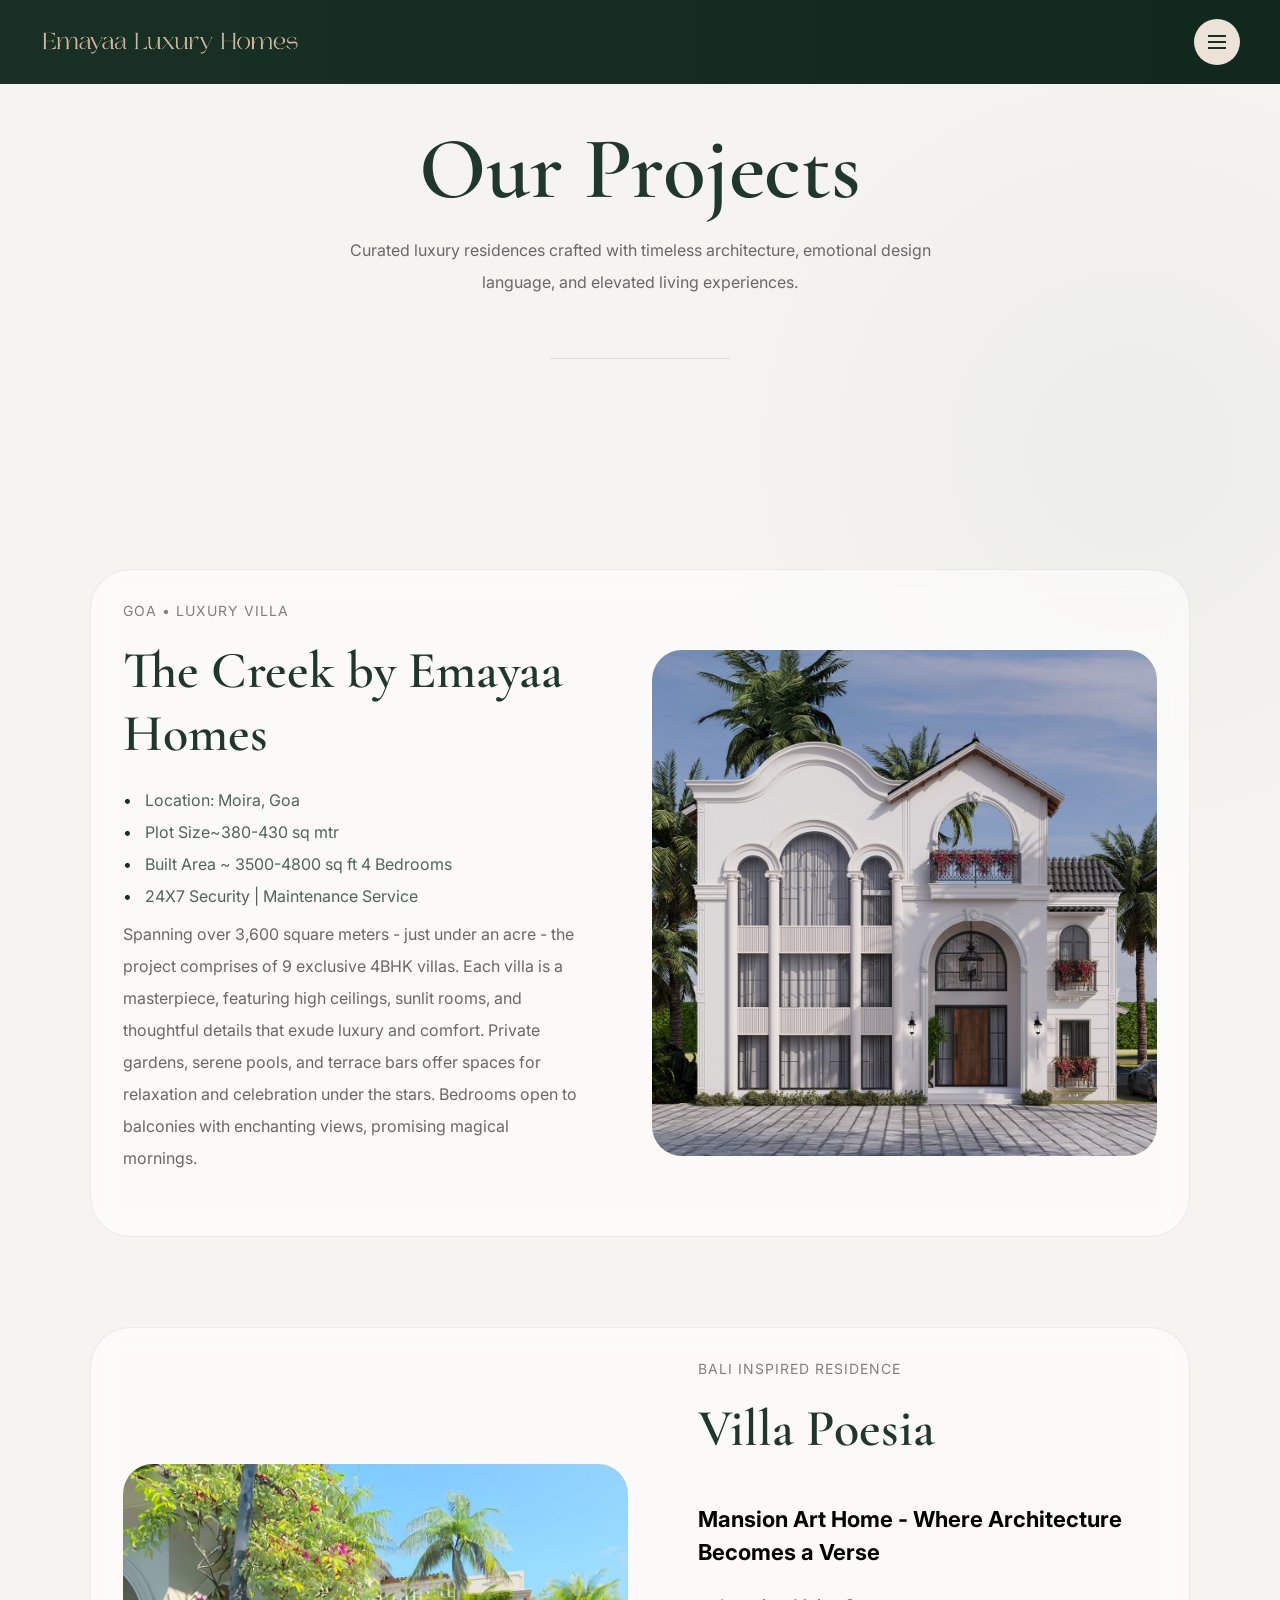
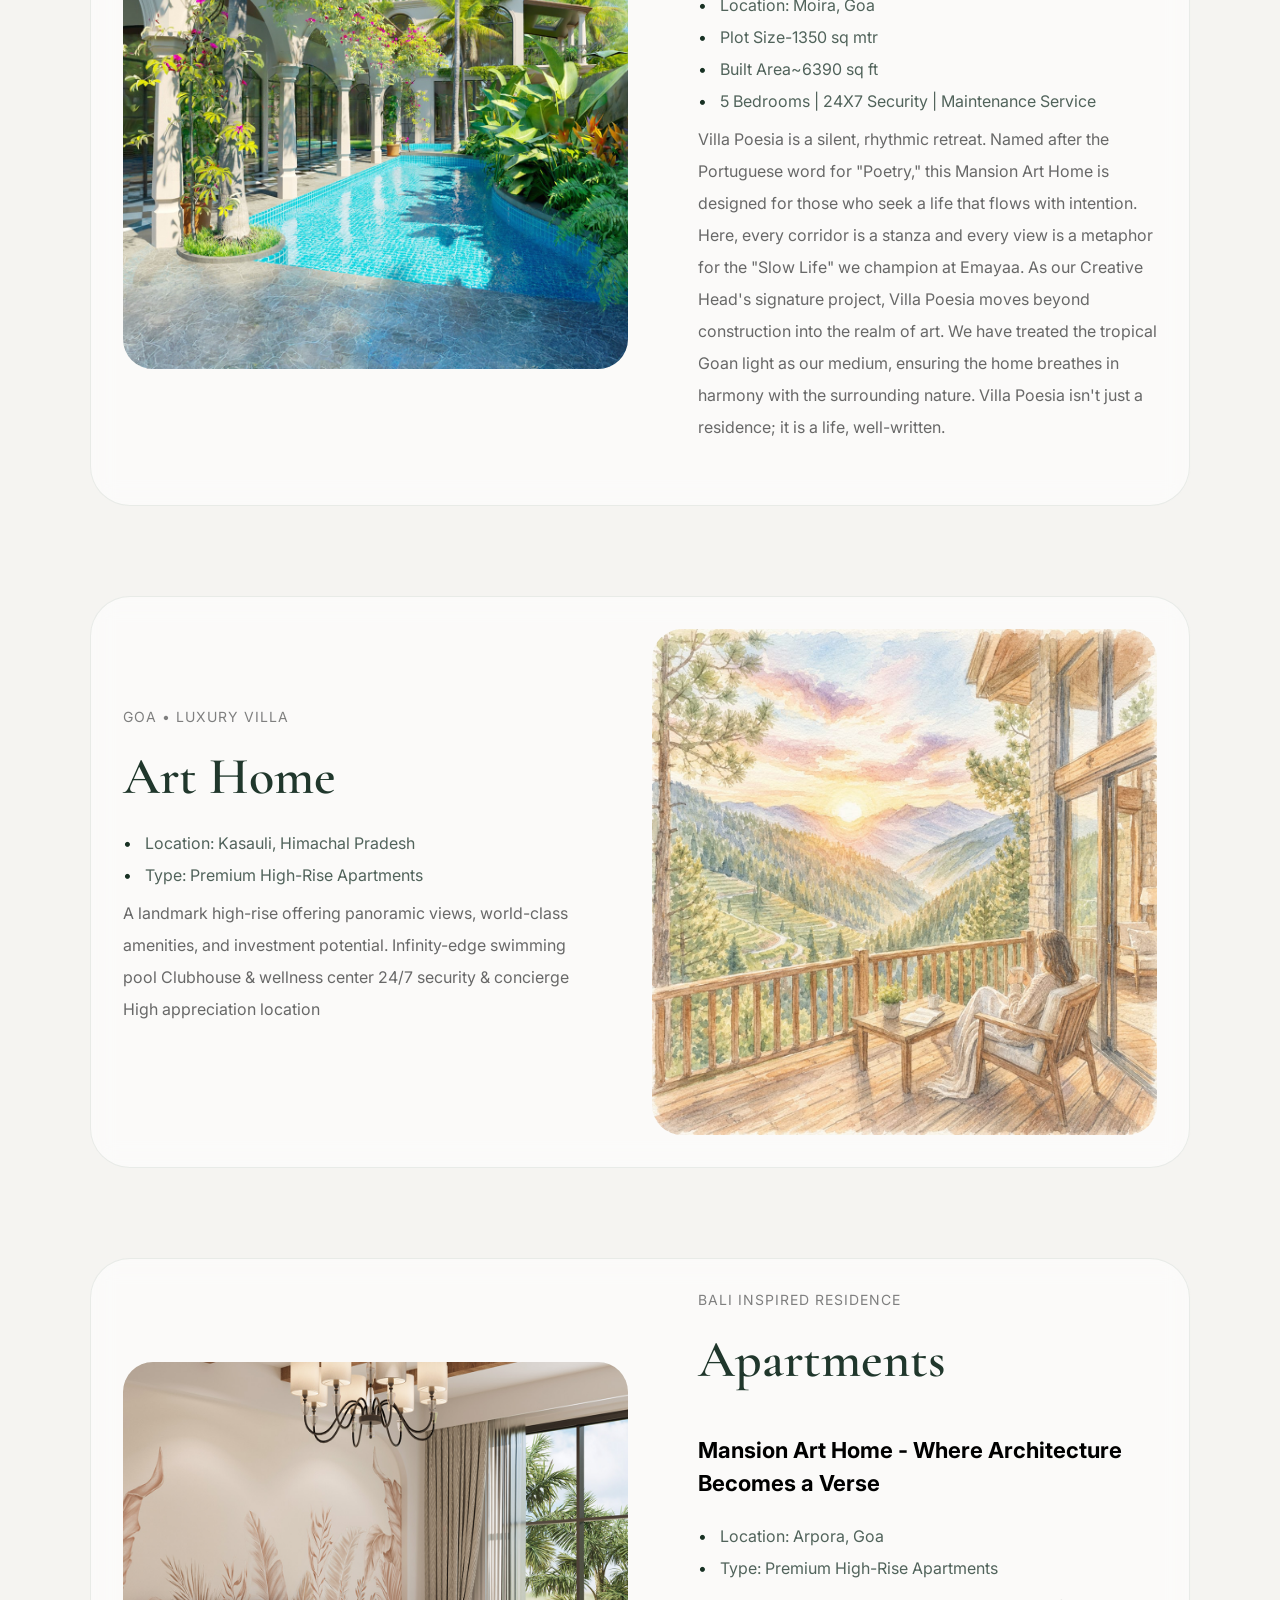
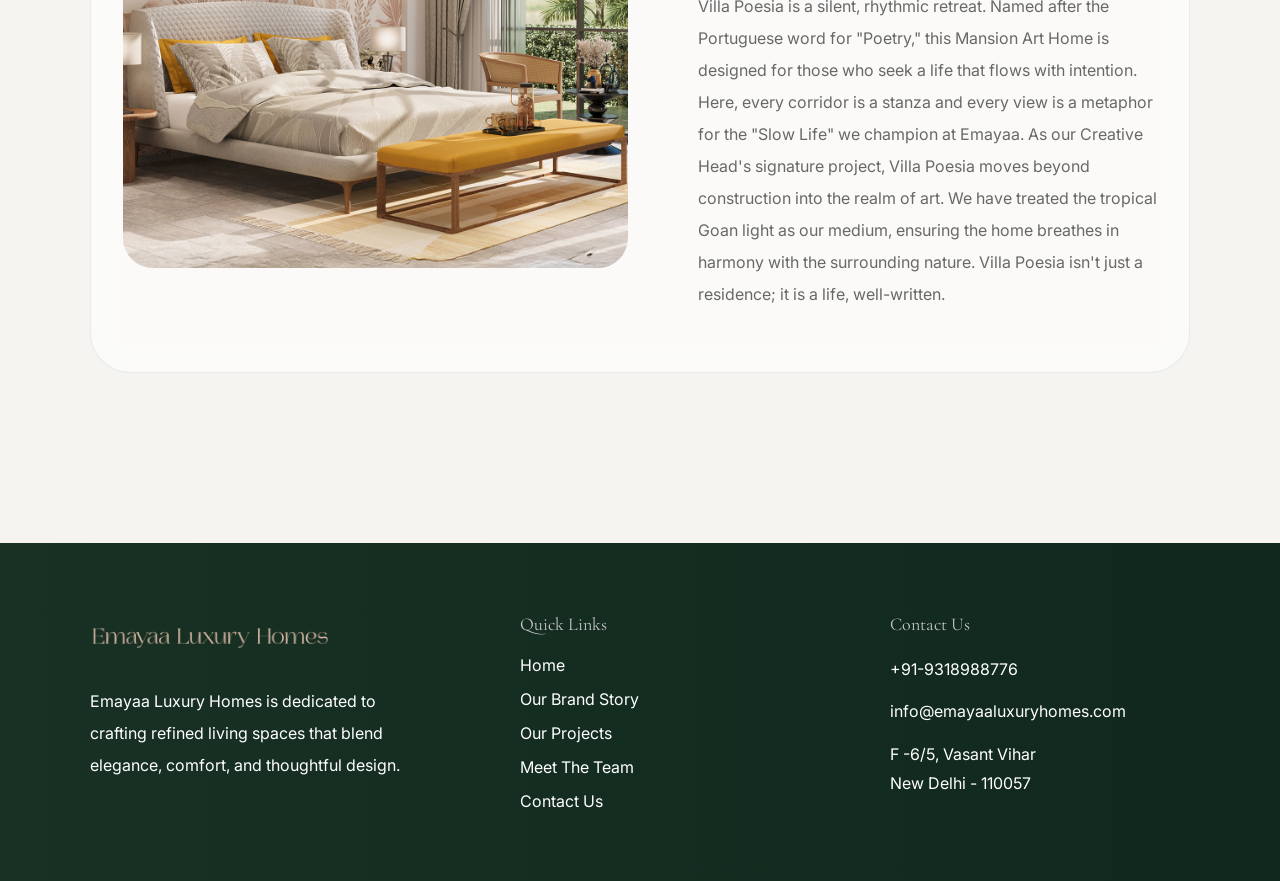
<file: our-project.html>
2<!doctype html>
<html lang="en">
  <head>
    <meta charset="UTF-8" />
    <meta name="viewport" content="width=device-width, initial-scale=1.0" />

    <title>Our Projects - Emayaa Luxury Homes</title>
    <link rel="stylesheet" href="./style2.css" />
    <link
      href="https://fonts.googleapis.com/css2?family=Cormorant+Garamond:wght@300;400;500;600;700&family=Inter:wght@300;400;500;600&display=swap"
      rel="stylesheet"
    />

    <style>
      :root {
        --bg: #f5f4f1;
        --green: #20372c;
        --light-green: #46584f;
        --text: #686868;
        --white: #ffffff;
        --border: #d9ddd8;
      }

      * {
        margin: 0;
        padding: 0;
        box-sizing: border-box;
      }

      html {
        scroll-behavior: smooth;
      }

      body {
        background: var(--bg);
        font-family: "Inter", sans-serif;
        color: var(--green);
        overflow-x: hidden;
      }

      /* ========================================
GLOBAL
======================================== */

      section {
        padding: 70px 7%;
      }

      img {
        width: 100%;
        display: block;
      }

      h1,
      h2,
      h3,
      h4 {
        font-family: "Cormorant Garamond", serif;
        font-weight: 600;
      }

      /* ========================================
HEADER
======================================== */

      .emh-header {
        position: fixed;
        top: 0;
        left: 0;
        width: 100%;
        padding: 16px 40px;
        background: linear-gradient(90deg, #183124 0%, #10281d 100%);
        display: flex;
        align-items: center;
        justify-content: space-between;
        z-index: 99999;
      }

      .emh-logo img {
        width: 260px;
      }

      /* MENU BUTTON */

      .emh-menu-btn {
        width: 46px;
        height: 46px;
        border: none;
        border-radius: 50%;
        background: #ece2d7;
        display: flex;
        align-items: center;
        justify-content: center;
        flex-direction: column;
        gap: 4px;
        cursor: pointer;
      }

      .emh-menu-btn span {
        width: 18px;
        height: 2px;
        background: #173122;
      }

      /* ========================================
HALF SCREEN MENU
======================================== */

      .emh-mobile-menu {
        position: fixed;
        top: 0;
        right: -100%;
        width: 100%;
        height: 100vh;
        background: rgba(16, 40, 29, 0.82);
        backdrop-filter: blur(18px);
        -webkit-backdrop-filter: blur(18px);
        z-index: 999999;
        transition: 0.55s cubic-bezier(0.77, 0, 0.18, 1);
        padding: 40px 50px;
        display: flex;
        flex-direction: column;
      }

      .emh-mobile-menu.active {
        right: 0;
      }

      @media (min-width: 992px) {
        .emh-mobile-menu {
          width: 50%;
          right: -50%;
          border-left: 1px solid rgba(255,255,255,0.08);
        }

        .emh-mobile-menu.active {
          right: 0;
        }
      }

      @media (max-width: 991px) {
        .emh-mobile-menu {
          width: 100%;
          right: -100%;
          padding: 30px 24px;
        }

        .emh-mobile-menu.active {
          right: 0;
        }
      }

      .emh-close {
        width: 46px;
        height: 55px;
        border: none;
        border-radius: 50%;
        background: #ece2d7;
        margin-left: auto;
        position: relative;
        cursor: pointer;
      }

      .emh-close::before,
      .emh-close::after {
        content: "";
        position: absolute;
        width: 18px;
        height: 2px;
        background: #173122;
        left: 14px;
        top: 26px;
      }

      .emh-close::before {
        transform: rotate(45deg);
      }

      .emh-close::after {
        transform: rotate(-45deg);
      }

      .emh-menu-links {
        margin-top: 90px;
        display: flex;
        flex-direction: column;
        gap: 22px;
        height: 100%;
      }

      .emh-menu-links a {
        color: white;
        text-decoration: none;
        font-family: "Cormorant Garamond", serif;
        transition: 0.3s ease;
      }

      @media (min-width: 992px) {
        .emh-menu-links a {
          font-size: 32px;
        }
      }

      @media (max-width: 991px) {
        .emh-menu-links a {
          font-size: 38px;
        }
      }

      .emh-menu-links a:hover {
        color: #d9c0ad;
        transform: translateX(10px);
      }

      /* ========================================
PAGE HERO
======================================== */

      .projects-hero {
        padding-top: 110px;
        padding-bottom: 10px;
      }

      .hero-top {
        display: flex;
        justify-content: space-between;
        align-items: flex-end;
        gap: 50px;
        margin-bottom: 80px;
      }

      .hero-title h1 {
        font-size: 88px;
        line-height: 0.9;
        margin-bottom: 25px;
      }

      .hero-title p {
        max-width: 620px;
        line-height: 2;
        color: var(--text);
      }

      .hero-line {
        width: 180px;
        height: 1px;
        background: var(--border);
      }

      /* ========================================
PROJECT LIST
======================================== */

      

      /* ========================================
FLOATING ELEMENT
======================================== */

      .floating-circle {
        position: absolute;
        width: 260px;
        height: 260px;
        border-radius: 50%;
        border: 1px solid rgba(32, 55, 44, 0.08);
        top: -80px;
        right: -80px;
        z-index: -1;
      }

      /* ========================================
REVEAL ANIMATION
======================================== */

      .reveal {
        opacity: 0;
        transform: translateY(100px);
        transition: 1.2s cubic-bezier(0.17, 0.67, 0.31, 1);
      }

      .reveal-left {
        opacity: 0;
        transform: translateX(-120px);
        transition: 1.2s cubic-bezier(0.17, 0.67, 0.31, 1);
      }

      .reveal-right {
        opacity: 0;
        transform: translateX(120px);
        transition: 1.2s cubic-bezier(0.17, 0.67, 0.31, 1);
      }

      .reveal.active,
      .reveal-left.active,
      .reveal-right.active {
        opacity: 1;
        transform: translate(0);
      }

      /* ========================================
PARALLAX BG
======================================== */

      .parallax-bg {
        position: absolute;
        inset: 0;
        z-index: -2;
        overflow: hidden;
      }

      .parallax-bg::before {
        content: "";
        position: absolute;
        width: 900px;
        height: 900px;
        border-radius: 50%;
        background: radial-gradient(rgba(32, 55, 44, 0.04), transparent 70%);
        top: 0;
        right: -300px;
      }

      
      .project-tagline {
        font-size: 22px;
        line-height: 1.5;
        color: #000;
        margin: 18px 0 26px;
        font-weight: 700;
        font-family: "Inter", sans-serif;
      }

      .projects-grid {
        display: flex;
        flex-direction: column;
        gap: 140px;
      }

      .project-card {
        position: relative;
        overflow: hidden;
        padding: 32px;
        border-radius: 40px;
        background: rgba(255,255,255,0.58);
        backdrop-filter: blur(12px);
        border: 1px solid rgba(24,49,36,0.08);
        transition: 0.7s ease;
        display: grid;
        grid-template-columns: 1fr 1.1fr;
        gap: 70px;
        align-items: center;
      }

      .project-card:nth-child(even) {
        direction: rtl;
      }

      .project-card:nth-child(even) .project-content {
        direction: ltr;
      }

      .project-card::before {
        content: "";
        position: absolute;
        inset: 0;
        background: radial-gradient(circle at top right, rgba(24,49,36,0.12), transparent 40%);
        opacity: 0;
        transition: 0.6s ease;
      }

      .project-card:hover {
        transform: translateY(-10px);
        box-shadow: 0 35px 80px rgba(0,0,0,0.08);
      }

      .project-card:hover::before {
        opacity: 1;
      }

      .project-image {
        border-radius: 30px;
        position: relative;
        overflow: hidden;
        height: auto;
      }

      .project-image img {
        width: 100%;
        aspect-ratio: 1 / 1;
        height: auto;
        min-height: 100%;
        object-fit: cover;
        transition: 1.2s ease;
      }

      .project-card:hover .project-image img {
        transform: scale(1.08);
      }

      .project-image::after {
        content: "";
        position: absolute;
        inset: 0;
        background: linear-gradient(to top, rgba(0,0,0,0.22), transparent);
        opacity: 0;
        transition: 0.6s ease;
      }

      .project-card:hover .project-image::after {
        opacity: 1;
      }

      .project-content h3 {
        font-size: 52px;
        margin-bottom: 25px;
        font-family: "Cormorant Garamond", serif;
      }

      .location {
        font-size: 14px;
        letter-spacing: 1px;
        text-transform: uppercase;
        color: #7f7f7f;
        margin-bottom: 20px;
      }

      .project-content p {
        color: #686868;
        line-height: 2;
        font-size: 16px;
        margin-bottom: 30px;
      }

      .project-features {
        list-style: none;
      }

      .project-features li {
        margin-bottom: 12px;
        color: #51635b;
        position: relative;
        padding-left: 22px;
      }

      .project-features li::before {
        content: "•";
        position: absolute;
        left: 0;
        color: #183124;
      }


      /* ========================================
FOOTER
======================================== */

      .emf-footer {
        background: linear-gradient(90deg, #183124 0%, #10281d 100%);
        padding: 70px 7%;
        margin-top: 100px;
      }

      .emf-grid {
        display: grid;
        grid-template-columns: 1.2fr 1fr 1fr;
        gap: 70px;
      }

      .emf-logo img {
        width: 240px;
        margin-bottom: 24px;
      }

      .emf-desc {
        color: white;
        line-height: 2;
        max-width: 340px;
      }

      .emf-title {
        color: #c7c7c7;
        margin-bottom: 20px;
        font-weight: 400;
        font-size: 18px;
      }

      .emf-links {
        display: flex;
        flex-direction: column;
        gap: 14px;
      }

      .emf-links a {
        color: white;
        text-decoration: none;
      }

      .emf-contact {
        display: flex;
        flex-direction: column;
        gap: 14px;
        color: white;
        line-height: 1.8;
      }

      
      .emh-expression-link {
        margin-top: none;
        display: inline-flex !important;
        align-items: center;
        justify-content: center;
        width: fit-content;
        padding: 18px 28px;
        border-radius: 60px;
        background: #ece2d7;
        color: #173122 !important;
        font-size: 16px !important;
        font-family: "Inter", sans-serif !important;
        letter-spacing: 1px;
        text-transform: uppercase;
        border: 1px solid transparent;
        transition: 0.35s ease;
      }

      .emh-expression-link:hover {
        background: transparent;
        border-color: #ece2d7;
        color: #ece2d7 !important;
        transform: translateY(-2px);
      }

      .emf-links a {
        transition: 0.3s ease;
      }

      .emf-links a:hover {
        color: #d9c0ad;
        transform: translateX(6px);
      }


      /* ========================================
RESPONSIVE
======================================== */

      @media (max-width: 1200px) {
        .hero-title h1 {
          font-size: 72px;
        }

        .project-content h2 {
          font-size: 54px;
        }

        .project-image {
          height: 680px;
        }
      }

      @media (max-width: 992px) {
        .project-card,
        .project-card.reverse {
          grid-template-columns: 1fr;
          direction: ltr;
          gap: 55px;
        }

        .project-image {
          height: 620px;
        }

        .hero-top {
          flex-direction: column;
          align-items: flex-start;
        }

        .emf-grid {
          grid-template-columns: 1fr;
          gap: 50px;
        }
      }

      @media (max-width: 768px) {
        section {
          padding: 90px 5%;
        }

        .emh-header {
          padding: 14px 18px;
        }

        .emh-logo img {
          width: 220px;
        }

        .hero-title h1 {
          font-size: 54px;
        }

        .project-content h2 {
          font-size: 42px;
        }

        .project-image {
          width: calc(100% + 24px);
          margin-left: -12px;
          border-radius: 24px;
        }

        .project-image img {
          aspect-ratio: 1 / 1;
          width: 100%;
          height: auto;
        }

        .projects-wrapper {
          gap: 110px;
        }

        .emh-menu-links {
          margin-top: 90px;
        }

        .emh-menu-links a {
          font-size: 36px;
        }

        .emf-footer {
          padding: 50px 22px;
        }

        .emf-logo img {
          width: 190px;
        }
      }

      @media (max-width: 480px) {
        .hero-title h1 {
          font-size: 42px;
        }

        .project-content h2 {
          font-size: 34px;
        }

        .project-image {
          height: 380px;
        }

        .project-btn {
          width: 100%;
          justify-content: center;
        }
      }
    
      @media (max-width: 768px) {

        .project-card {
          padding: 24px;
          gap: 34px;
        }

        .project-image {
          width: calc(100% + 30px);
          margin-left: -15px;
        }

        .project-image img {
          border-radius: 24px;
        }

      }


      .project-card {
        text-align: center;
      }

      .project-content {
        display: flex;
        flex-direction: column;
        align-items: center;
        justify-content: center;
      }

      .project-features {
        display: inline-block;
        text-align: left;
      }

      .location {
        text-align: center;
      }

      .project-content p {
        max-width: 760px;
        margin-left: auto;
        margin-right: auto;
      }

      .hero-top {
        margin-bottom: 40px !important;
      }

      .projects-grid {
        gap: 90px !important;
      }



      .hero-top {
        flex-direction: column;
        align-items: center !important;
        text-align: center;
      }

      .hero-title p {
        margin: auto;
        text-align: center;
      }

      .hero-line {
        margin-top: 10px;
      }



      .project-card {
        text-align: left !important;
      }

      .project-content {
        align-items: flex-start !important;
        text-align: left !important;
      }

      .project-content p {
        margin-left: 0 !important;
        margin-right: 0 !important;
      }

      .location {
        text-align: left !important;
      }



      .hero-top {
        opacity: 1 !important;
        transform: none !important;
      }



      .project-image img {
        transform: none !important;
      }

      .project-card:hover .project-image img {
        transform: scale(1.05) !important;
      }

</style>
  </head>

  <body>
    <div class="parallax-bg"></div>

    <!-- ========================================
HEADER
======================================== -->

    <header class="emh-header">
      <a href="./home.html" class="emh-logo">
        <img src="./ew (1).png" alt="Emayaa Luxury Homes" />
      </a>

      <button class="emh-menu-btn" id="emhOpenMenu">
        <span></span>
        <span></span>
        <span></span>
      </button>
    </header>

    <!-- ========================================
MOBILE MENU
======================================== -->

    <div class="emh-mobile-menu" id="emhMobileMenu">
      <button class="emh-close" id="emhCloseMenu"></button>

      <div class="emh-menu-links">
        <a href="./home.html">Home</a>
        <a href="./brand-story.html">Our Brand Story</a>
        <a href="./our-project.html">Our Projects</a>
        <a href="./teams.html">Meet The Team</a>
        <a href="./contact.html">Contact Us</a>

        <a href="./expression.html" class="emh-expression-link">
          Expression Of Interest
        </a>
      </div>
    </div>

    <!-- ========================================
HERO
======================================== -->

    <section class="projects-hero">
      <div class="hero-top active">
        <div class="hero-title">
          <h1>Our Projects</h1>

          <p>
            Curated luxury residences crafted with timeless architecture,
            emotional design language, and elevated living experiences.
          </p>
        </div>

        <div class="hero-line"></div>
      </div>
    </section>

    <!-- ========================================
PROJECTS
======================================== -->
    <section class="projects">
      <div class="projects-title reveal">
        <!-- <h2 class="section-title">Our Projects</h2> -->
      </div>

      <div class="projects-grid">
        <!-- PROJECT 1 -->

        <div class="project-card reveal">
          <div class="project-content">
            <div class="location">Goa • Luxury Villa</div>

            <h3>The Creek by Emayaa Homes</h3>

            <ul class="project-features">
              <li>Location: Moira, Goa</li>
              <li>Plot Size~380-430 sq mtr</li>
              <li>Built Area ~ 3500-4800 sq ft 4 Bedrooms</li>
              <li>24X7 Security | Maintenance Service</li>
            </ul>

            <p>
              Spanning over 3,600 square meters - just under an acre - the
              project comprises of 9 exclusive 4BHK villas. Each villa is a
              masterpiece, featuring high ceilings, sunlit rooms, and thoughtful
              details that exude luxury and comfort. Private gardens, serene
              pools, and terrace bars offer spaces for relaxation and
              celebration under the stars. Bedrooms open to balconies with
              enchanting views, promising magical mornings.
            </p>
          </div>

          <div class="project-image">
            <img src="./asset/PROJECT1.jpeg" />
          </div>
        </div>

        <!-- PROJECT 2 -->

        <div class="project-card reveal">
          <div class="project-content">
            <div class="location">Bali Inspired Residence</div>

            <h3>Villa Poesia</h3>
            <div class="project-tagline">Mansion Art Home - Where Architecture Becomes a Verse</div>
            <ul class="project-features">
              <li>Location: Moira, Goa</li>
              <li>Plot Size-1350 sq mtr</li>
              <li>Built Area~6390 sq ft</li>
              <li>5 Bedrooms | 24X7 Security | Maintenance Service</li>
            </ul>
            <p>
              Villa Poesia is a silent, rhythmic retreat. Named after the
              Portuguese word for "Poetry," this Mansion Art Home is designed
              for those who seek a life that flows with intention. Here, every
              corridor is a stanza and every view is a metaphor for the "Slow
              Life" we champion at Emayaa. As our Creative Head's signature
              project, Villa Poesia moves beyond construction into the realm of
              art. We have treated the tropical Goan light as our medium,
              ensuring the home breathes in harmony with the surrounding nature.
              Villa Poesia isn't just a residence; it is a life, well-written.
            </p>
          </div>

          <div class="project-image">
            <img src="./asset/PROJECT2.jpeg" />
          </div>
        </div>

        <!-- project 3 -->
        <div class="project-card reveal">
          <div class="project-content">
            <div class="location">Goa • Luxury Villa</div>

            <h3>Art Home</h3>

            <ul class="project-features">
              <li>Location: Kasauli, Himachal Pradesh</li>
              <li>Type: Premium High-Rise Apartments</li>
            </ul>

            <p>
              A landmark high-rise offering panoramic views, world-class
              amenities, and investment potential. Infinity-edge swimming pool
              Clubhouse & wellness center 24/7 security & concierge High
              appreciation location
            </p>
          </div>

          <div class="project-image">
            <img src="./asset/PROJECT3.jpeg" />
          </div>
        </div>

        <!-- PROJECT 2 -->

        <div class="project-card reveal">
          <div class="project-content">
            <div class="location">Bali Inspired Residence</div>

            <h3>Apartments</h3>
            <div class="project-tagline">Mansion Art Home - Where Architecture Becomes a Verse</div>
            <ul class="project-features">
              <li>Location: Arpora, Goa</li>
              <li>Type: Premium High-Rise Apartments</li>
            </ul>
            <p>
              Villa Poesia is a silent, rhythmic retreat. Named after the
              Portuguese word for "Poetry," this Mansion Art Home is designed
              for those who seek a life that flows with intention. Here, every
              corridor is a stanza and every view is a metaphor for the "Slow
              Life" we champion at Emayaa. As our Creative Head's signature
              project, Villa Poesia moves beyond construction into the realm of
              art. We have treated the tropical Goan light as our medium,
              ensuring the home breathes in harmony with the surrounding nature.
              Villa Poesia isn't just a residence; it is a life, well-written.
            </p>
          </div>

          <div class="project-image">
            <img src="./asset/PROJECT5.jpeg" />
          </div>
        </div>
      </div>
    </section>

    <!-- ========================================
FOOTER
======================================== -->

    <footer class="emf-footer">
      <div class="emf-grid">
        <div>
          <div class="emf-logo">
            <img src="./ew (1).png" alt="Emayaa Luxury Homes" />
          </div>

          <p class="emf-desc">
            Emayaa Luxury Homes is dedicated to crafting refined living spaces
            that blend elegance, comfort, and thoughtful design.
          </p>
        </div>

        <div>
          <h3 class="emf-title">Quick Links</h3>

          <div class="emf-links">
            <a href="./home.html">Home</a>
            <a href="./brand-story.html">Our Brand Story</a>
            <a href="./our-project.html">Our Projects</a>
            <a href="./teams.html">Meet The Team</a>
            <a href="./contact.html">Contact Us</a>
          </div>
        </div>

        <div>
          <h3 class="emf-title">Contact Us</h3>

          <div class="emf-contact">
            <div>+91-9318988776</div>

            <div>info@emayaaluxuryhomes.com</div>

            <div>
              F -6/5, Vasant Vihar<br />
              New Delhi - 110057
            </div>
          </div>
        </div>
      </div>
    </footer>

    <script>
      /* ========================================
MENU
======================================== */

      const emhMenu = document.getElementById("emhMobileMenu");

      const emhOpen = document.getElementById("emhOpenMenu");

      const emhClose = document.getElementById("emhCloseMenu");

      emhOpen.addEventListener("click", () => {
        emhMenu.classList.add("active");
        document.body.style.overflow = "hidden";
      });

      emhClose.addEventListener("click", () => {
        emhMenu.classList.remove("active");
        document.body.style.overflow = "";
      });

      document.addEventListener("keydown", (e) => {
        if (e.key === "Escape") {
          emhMenu.classList.remove("active");
          document.body.style.overflow = "";
        }
      });

      /* ========================================
SCROLL REVEAL
======================================== */

      const reveals = document.querySelectorAll(
        ".reveal, .reveal-left, .reveal-right",
      );

      window.addEventListener("scroll", () => {
        reveals.forEach((el) => {
          const windowHeight = window.innerHeight;
          const revealTop = el.getBoundingClientRect().top;
          const revealPoint = 120;

          if (revealTop < windowHeight - revealPoint) {
            el.classList.add("active");
          }
        });
      });
    
      /* ========================================
ADVANCED PROJECT ANIMATION
======================================== */

      const projectCards = document.querySelectorAll(".project-card");

      const projectObserver = new IntersectionObserver(
        (entries) => {
          entries.forEach((entry) => {
            if (entry.isIntersecting) {
              entry.target.style.opacity = "1";
              entry.target.style.transform = "translateY(0px) scale(1)";
            }
          });
        },
        { threshold: 0.2 }
      );

      projectCards.forEach((card, index) => {
        card.style.opacity = "0";
        card.style.transform = "translateY(120px) scale(0.96)";
        card.style.transition =
          "all 1s cubic-bezier(0.16, 1, 0.3, 1)";
        card.style.transitionDelay = `${index * 0.12}s`;

        projectObserver.observe(card);

        card.addEventListener("mousemove", (e) => {
          const rect = card.getBoundingClientRect();

          const x = e.clientX - rect.left;
          const y = e.clientY - rect.top;

          const rotateY = ((x / rect.width) - 0.5) * 8;
          const rotateX = ((y / rect.height) - 0.5) * -8;

          card.style.transform = `perspective(1200px) rotateX(${rotateX}deg) rotateY(${rotateY}deg) translateY(-10px)`;
        });

        card.addEventListener("mouseleave", () => {
          card.style.transform =
            "perspective(1200px) rotateX(0deg) rotateY(0deg) translateY(0px)";
        });
      });


</script>
  </body>
</html>
</file>
<file: style.css>
* {
        margin: 0;
        padding: 0;
        box-sizing: border-box;
      }

      body {
        font-family: "Inter", sans-serif;
        background: #0f1d16;
        color: #fff;
      }

      /* =========================
HEADER
========================= */

      .elh-header {
        width: 100%;
        padding: 18px 36px;
        background: linear-gradient(90deg, #183124 0%, #10281d 100%);
        display: flex;
        align-items: center;
        justify-content: space-between;
        border-bottom: 1px solid rgba(255, 255, 255, 0.05);
        position: relative;
        z-index: 1000;
      }

      .elh-logo img {
        width: 300px;
        height: auto;
        object-fit: contain;
        display: block;
      }

      /* Hamburger */

      .elh-menu-btn {
        width: 44px;
        height: 44px;
        border-radius: 50%;
        background: #e7dfd5;
        border: none;
        cursor: pointer;
        display: flex;
        flex-direction: column;
        align-items: center;
        justify-content: center;
        gap: 4px;
        transition: 0.3s ease;
        flex-shrink: 0;
      }

      .elh-menu-btn span {
        width: 18px;
        height: 1.7px;
        background: #173122;
        border-radius: 10px;
      }

      .elh-menu-btn:hover {
        transform: scale(1.05);
      }

      /* =========================
FULL SCREEN MENU
========================= */

      .elh-mobile-menu {
        position: fixed;
        top: 0;
        right: -100%;
        width: 100%;
        height: 100vh;
        background: linear-gradient(180deg, #183124 0%, #10281d 100%);
        z-index: 9999;
        transition: 0.5s ease;
        display: flex;
        flex-direction: column;
        padding: 40px 30px;
      }

      .elh-mobile-menu.active {
        right: 0;
      }

      .elh-close {
        width: 42px;
        height: 42px;
        border-radius: 50%;
        background: #e7dfd5;
        border: none;
        margin-left: auto;
        cursor: pointer;
        position: relative;
      }

      .elh-close::before,
      .elh-close::after {
        content: "";
        position: absolute;
        width: 18px;
        height: 2px;
        background: #173122;
        left: 12px;
        top: 20px;
      }

      .elh-close::before {
        transform: rotate(45deg);
      }

      .elh-close::after {
        transform: rotate(-45deg);
      }

      .elh-menu-links {
        margin-top: 90px;
        display: flex;
        flex-direction: column;
        gap: 28px;
      }

      .elh-menu-links a {
        text-decoration: none;
        color: #fff;
        font-size: 30px;
        transition: 0.3s ease;
        font-weight: 300;
      }

      .elh-menu-links a:hover {
        color: #e4cbb8;
        transform: translateX(8px);
      }

      /* =========================
FOOTER
========================= */

      .elh-footer {
        background: linear-gradient(90deg, #183124 0%, #10281d 100%);
        padding: 65px 50px;
      }

      .elh-footer-grid {
        display: grid;
        grid-template-columns: 1.2fr 1fr 1fr;
        gap: 60px;
      }

      .elh-footer-logo {
        margin-bottom: 22px;
      }

      .elh-footer-logo img {
        width: 240px;
        height: auto;
        object-fit: contain;
      }

      .elh-footer-desc {
        font-size: 15px;
        line-height: 1.9;
        color: #ffffff;
        max-width: 330px;
      }

      .elh-footer-title {
        color: #bdbdbd;
        font-size: 18px;
        margin-bottom: 18px;
        font-weight: 400;
      }

      .elh-footer-links {
        display: flex;
        flex-direction: column;
        gap: 14px;
      }

      .elh-footer-links a {
        text-decoration: none;
        color: #fff;
        font-size: 17px;
        transition: 0.3s ease;
      }

      .elh-footer-links a:hover {
        color: #e7d4c3;
      }

      .elh-social {
        margin-top: 40px;
      }

      .elh-social svg {
        width: 20px;
        height: 20px;
        fill: #fff;
        cursor: pointer;
      }

      .elh-contact {
        display: flex;
        flex-direction: column;
        gap: 14px;
        font-size: 17px;
        line-height: 1.7;
        color: white;
      }

      /* =========================
MOBILE
========================= */

      @media (max-width: 768px) {
        .elh-header {
          padding: 14px 18px;
        }

        .elh-logo img {
          width: 190px;
        }

        .elh-menu-btn {
          width: 40px;
          height: 40px;
        }

        .elh-footer {
          padding: 45px 22px;
        }

        .elh-footer-grid {
          grid-template-columns: 1fr;
          gap: 42px;
        }

        .elh-footer-logo img {
          width: 190px;
        }

        .elh-footer-desc {
          font-size: 14px;
          max-width: 100%;
        }

        .elh-footer-title {
          font-size: 17px;
        }

        .elh-footer-links a,
        .elh-contact {
          font-size: 16px;
        }

        .elh-menu-links a {
          font-size: 34px;
        }
      }
    



/* HOME CSS */


    *{
        margin:0;
        padding:0;
        box-sizing:border-box;
    }

    body{
        background:#f5f5f3;
        font-family:'Inter', sans-serif;
        color:#2d3a32;
    }

    .team-section{
        width:100%;
        padding:80px 6%;
    }

    .top-heading{
        text-align:center;
        margin-bottom:90px;
    }

    .top-heading .sub{
        font-family:'Cormorant Garamond', serif;
        font-size:24px;
        margin-bottom:20px;
        font-weight:500;
    }

    .top-heading h1{
        font-family:'Cormorant Garamond', serif;
        font-size:58px;
        line-height:1.1;
        font-weight:700;
        text-transform:uppercase;
        color:#22362b;
        margin-bottom:15px;
    }

    .top-heading p{
        font-family:'Cormorant Garamond', serif;
        font-size:34px;
        line-height:1.3;
        color:#33443c;
    }

    .team-container{
        display:flex;
        flex-direction:column;
        gap:110px;
    }

    .team-card{
        display:grid;
        grid-template-columns:1fr 1fr;
        align-items:center;
        gap:70px;
    }

    .team-card.reverse{
        direction:rtl;
    }

    .team-card.reverse .content{
        direction:ltr;
    }

    .content h2{
        font-family:'Cormorant Garamond', serif;
        font-size:42px;
        line-height:1.1;
        font-weight:600;
        margin-bottom:8px;
        color:#26382f;
    }

    .content h3{
        font-family:'Cormorant Garamond', serif;
        font-size:28px;
        line-height:1.2;
        font-weight:500;
        margin-bottom:28px;
        color:#30453a;
    }

    .content p{
        font-size:17px;
        line-height:1.9;
        color:#6b6b6b;
        max-width:560px;
    }

    .image-wrapper{
        width:100%;
        display:flex;
        justify-content:center;
    }

    .image-wrapper img{
        width:100%;
        max-width:520px;
        height:650px;
        object-fit:cover;
        border-radius:18px;
        display:block;
        transition:0.5s ease;
        box-shadow:0 10px 35px rgba(0,0,0,0.08);
    }

    .team-card:hover img{
        transform:scale(1.02);
    }

    /* Tablet */

    @media(max-width:1024px){

        .top-heading h1{
            font-size:46px;
        }

        .top-heading p{
            font-size:28px;
        }

        .team-card{
            gap:40px;
        }

        .content h2{
            font-size:36px;
        }

        .content h3{
            font-size:24px;
        }

        .image-wrapper img{
            height:560px;
        }
    }

    /* Mobile */

    @media(max-width:768px){

        .team-section{
            padding:60px 24px;
        }

        .top-heading{
            margin-bottom:60px;
        }

        .top-heading .sub{
            font-size:20px;
        }

        .top-heading h1{
            font-size:34px;
        }

        .top-heading p{
            font-size:22px;
        }

        .team-card,
        .team-card.reverse{
            grid-template-columns:1fr;
            direction:ltr;
            gap:35px;
        }

        .content{
            order:2;
        }

        .image-wrapper{
            order:1;
        }

        .content h2{
            font-size:32px;
        }

        .content h3{
            font-size:22px;
            margin-bottom:18px;
        }

        .content p{
            font-size:15px;
            line-height:1.8;
        }

        .image-wrapper img{
            max-width:100%;
            height:420px;
            border-radius:14px;
        }

        .team-container{
            gap:70px;
        }
    }

    @media(max-width:480px){

        .top-heading h1{
            font-size:28px;
        }

        .top-heading p{
            font-size:18px;
        }

        .content h2{
            font-size:28px;
        }

        .content h3{
            font-size:20px;
        }

        .image-wrapper img{
            height:360px;
        }
    }

    /* Animation */

    .fade-up{
        opacity:0;
        transform:translateY(40px);
        transition:all 0.8s ease;
    }

    .fade-up.show{
        opacity:1;
        transform:translateY(0);
    }


/* home.css */

:root{
    --bg:#f5f5f2;
    --green:#20372c;
    --light-green:#395245;
    --text:#5f5f5f;
    --white:#ffffff;
}

*{
    margin:0;
    padding:0;
    box-sizing:border-box;
}

html{
    scroll-behavior:smooth;
}

body{
    background:var(--bg);
    color:var(--green);
    font-family:'Inter',sans-serif;
    overflow-x:hidden;
}

/* =========================
SECTION SPACING
========================= */

section{
    padding:110px 7%;
}

/* =========================
TYPOGRAPHY
========================= */

h1,h2,h3,h4{
    font-family:'Cormorant Garamond',serif;
    font-weight:600;
}

.section-title{
    font-size:72px;
    line-height:1;
    margin-bottom:20px;
}

.section-subtitle{
    font-size:28px;
    line-height:1.4;
    color:#46574f;
    font-family:'Cormorant Garamond',serif;
}

/* =========================
HERO SECTION
========================= */

.hero{
    padding-top:70px;
}

.hero-wrapper{
    position:relative;
    width:100%;
    height:90vh;
    min-height:700px;
    overflow:hidden;
    border-radius:28px;
}

.hero-wrapper img{
    width:100%;
    height:100%;
    object-fit:cover;
    transform:scale(1.08);
    animation:heroZoom 12s ease forwards;
}

@keyframes heroZoom{
    to{
        transform:scale(1);
    }
}

.hero-overlay{
    position:absolute;
    inset:0;
    background:linear-gradient(to bottom,
    rgba(0,0,0,0.45),
    rgba(0,0,0,0.15));
}

.hero-content{
    position:absolute;
    top:50%;
    left:7%;
    transform:translateY(-50%);
    max-width:700px;
    z-index:2;
}

.hero-content h1{
    color:white;
    font-size:92px;
    line-height:0.95;
    margin-bottom:20px;
    opacity:0;
    animation:fadeUp 1s ease forwards;
}

.hero-content p{
    color:white;
    font-size:42px;
    line-height:1.1;
    font-family:'Cormorant Garamond',serif;
    opacity:0;
    animation:fadeUp 1s ease forwards .3s;
    animation-fill-mode:forwards;
}

@keyframes fadeUp{
    from{
        opacity:0;
        transform:translateY(40px);
    }
    to{
        opacity:1;
        transform:translateY(0);
    }
}

/* =========================
ABOUT SECTION
========================= */

.about{
    text-align:center;
}

.about h2{
    font-size:58px;
    margin-bottom:30px;
}

.about p{
    max-width:900px;
    margin:auto;
    line-height:2;
    color:var(--text);
    font-size:17px;
}

/* =========================
PROJECTS SECTION
========================= */

.projects{
    position:relative;
}

.projects-title{
    margin-bottom:90px;
}

.projects-grid{
    display:flex;
    flex-direction:column;
    gap:140px;
}

.project-card{
    display:grid;
    grid-template-columns:1fr 1.1fr;
    gap:70px;
    align-items:center;
}

.project-card:nth-child(even){
    direction:rtl;
}

.project-card:nth-child(even) .project-content{
    direction:ltr;
}

.project-content h3{
    font-size:52px;
    margin-bottom:25px;
}

.project-content .location{
    font-size:14px;
    letter-spacing:1px;
    text-transform:uppercase;
    color:#7f7f7f;
    margin-bottom:20px;
}

.project-content p{
    color:var(--text);
    line-height:2;
    font-size:16px;
    margin-bottom:30px;
}

.project-features{
    list-style:none;
}

.project-features li{
    margin-bottom:12px;
    color:#51635b;
    position:relative;
    padding-left:22px;
}

.project-features li::before{
    content:"•";
    position:absolute;
    left:0;
    color:var(--green);
}

.project-image{
    position:relative;
    overflow:hidden;
    border-radius:24px;
}

.project-image img{
    width:100%;
    height:760px;
    object-fit:cover;
    transition:1.2s ease;
}

.project-card:hover .project-image img{
    transform:scale(1.08);
}

.project-image::after{
    content:"";
    position:absolute;
    inset:0;
    background:linear-gradient(to top,
    rgba(0,0,0,0.15),
    transparent);
}

/* =========================
PREMIUM SCROLL ANIMATION
========================= */

.reveal{
    opacity:0;
    transform:translateY(80px);
    transition:1s cubic-bezier(.17,.67,.32,1);
}

.reveal.active{
    opacity:1;
    transform:translateY(0);
}

/* =========================
MEDIA GALLERY
========================= */

.gallery{
    overflow:hidden;
}

.gallery-top{
    text-align:center;
    margin-bottom:70px;
}

.gallery-grid{
    display:grid;
    grid-template-columns:repeat(4,1fr);
    gap:22px;
}

.gallery-item{
    position:relative;
    overflow:hidden;
    border-radius:20px;
    cursor:pointer;
}

.gallery-item img{
    width:100%;
    height:340px;
    object-fit:cover;
    transition:0.8s ease;
}

.gallery-item:hover img{
    transform:scale(1.1);
}

.gallery-overlay{
    position:absolute;
    inset:0;
    background:rgba(0,0,0,0.35);
    opacity:0;
    transition:.4s ease;
    display:flex;
    align-items:center;
    justify-content:center;
}

.gallery-overlay span{
    color:white;
    font-size:20px;
    font-family:'Cormorant Garamond',serif;
}

.gallery-item:hover .gallery-overlay{
    opacity:1;
}

/* =========================
MESSAGE SECTION
========================= */

.message{
    text-align:center;
}

.message-box{
    max-width:900px;
    margin:auto;
    padding:80px 60px;
    background:white;
    border-radius:30px;
    box-shadow:0 10px 40px rgba(0,0,0,0.05);
}

.message-box h2{
    font-size:54px;
    margin-bottom:25px;
}

.message-box p{
    color:var(--text);
    line-height:2;
    font-size:17px;
}

/* =========================
CTA SECTION
========================= */

.cta{
    padding-bottom:120px;
}

.cta-banner{
    position:relative;
    height:620px;
    overflow:hidden;
    border-radius:28px;
}

.cta-banner img{
    width:100%;
    height:100%;
    object-fit:cover;
}

.cta-overlay{
    position:absolute;
    inset:0;
    background:rgba(0,0,0,0.4);
}

.cta-content{
    position:absolute;
    inset:0;
    display:flex;
    flex-direction:column;
    align-items:center;
    justify-content:center;
    text-align:center;
    padding:30px;
}

.cta-content h2{
    color:white;
    font-size:74px;
    margin-bottom:20px;
}

.cta-content p{
    color:white;
    max-width:700px;
    line-height:1.8;
    margin-bottom:35px;
}

.cta-btn{
    display:inline-flex;
    align-items:center;
    gap:12px;
    padding:18px 34px;
    border:1px solid white;
    color:white;
    text-decoration:none;
    transition:.4s ease;
    font-size:15px;
}

.cta-btn:hover{
    background:white;
    color:var(--green);
}

/* =========================
LIGHTBOX
========================= */

.lightbox{
    position:fixed;
    inset:0;
    background:rgba(0,0,0,0.9);
    display:flex;
    align-items:center;
    justify-content:center;
    opacity:0;
    pointer-events:none;
    transition:.4s ease;
    z-index:999;
}

.lightbox.active{
    opacity:1;
    pointer-events:auto;
}

.lightbox img{
    max-width:90%;
    max-height:90%;
    border-radius:12px;
}

/* =========================
RESPONSIVE
========================= */

@media(max-width:1200px){

    .hero-content h1{
        font-size:70px;
    }

    .hero-content p{
        font-size:34px;
    }

    .section-title{
        font-size:58px;
    }

    .project-card{
        gap:50px;
    }

    .project-image img{
        height:620px;
    }

    .gallery-grid{
        grid-template-columns:repeat(3,1fr);
    }
}

@media(max-width:992px){

    section{
        padding:90px 5%;
    }

    .project-card,
    .project-card:nth-child(even){
        grid-template-columns:1fr;
        direction:ltr;
    }

    .project-image img{
        height:540px;
    }

    .gallery-grid{
        grid-template-columns:repeat(2,1fr);
    }

    .cta-content h2{
        font-size:56px;
    }
}

@media(max-width:768px){

    .hero-wrapper{
        height:80vh;
        min-height:580px;
    }

    .hero-content{
        left:30px;
        right:30px;
    }

    .hero-content h1{
        font-size:52px;
    }

    .hero-content p{
        font-size:28px;
    }

    .about h2{
        font-size:42px;
    }

    .section-title{
        font-size:46px;
    }

    .project-content h3{
        font-size:38px;
    }

    .gallery-grid{
        grid-template-columns:1fr;
    }

    .gallery-item img{
        height:300px;
    }

    .message-box{
        padding:50px 30px;
    }

    .message-box h2{
        font-size:40px;
    }

    .cta-banner{
        height:500px;
    }

    .cta-content h2{
        font-size:42px;
    }
}

@media(max-width:480px){

    .hero-content h1{
        font-size:42px;
    }

    .hero-content p{
        font-size:22px;
    }

    .section-title{
        font-size:38px;
    }

    .project-content h3{
        font-size:32px;
    }

    .project-image img{
        height:420px;
    }

    .cta-content h2{
        font-size:34px;
    }
}

/* home.css */
</file>
<file: style2.css>
<style>
      /* ========================================
ROOT
======================================== */

      :root {
        --bg: #f5f5f2;
        --green: #183124;
        --green-dark: #10281d;
        --text: #5f5f5f;
        --white: #ffffff;
      }

      * {
        margin: 0;
        padding: 0;
        box-sizing: border-box;
      }

      html {
        scroll-behavior: smooth;
      }

      body {
        background: var(--bg);
        color: var(--green);
        font-family: "Inter", sans-serif;
        overflow-x: hidden;
      }

      /* ========================================
HEADER
======================================== */

      .emh-header {
        position: fixed;
        top: 0;
        left: 0;
        width: 100%;
        padding: 16px 40px;
        background: linear-gradient(90deg, #183124 0%, #10281d 100%);
        display: flex;
        align-items: center;
        justify-content: space-between;
        z-index: 99999;
      }

      .emh-logo img {
        width: 280px;
        display: block;
      }

      /* MENU BUTTON */

      .emh-menu-btn {
        width: 46px;
        height: 46px;
        border: none;
        border-radius: 50%;
        background: #ece2d7;
        display: flex;
        align-items: center;
        justify-content: center;
        flex-direction: column;
        gap: 4px;
        cursor: pointer;
        transition: 0.3s ease;
      }

      .emh-menu-btn:hover {
        transform: scale(1.05);
      }

      .emh-menu-btn span {
        width: 18px;
        height: 2px;
        background: #173122;
      }

      /* ========================================
FULLSCREEN MENU
======================================== */

      .emh-mobile-menu {
        position: fixed;
        top: 0;
        right: -100%;
        width: 100%;
        height: 100vh;
        background: linear-gradient(180deg, #183124 0%, #10281d 100%);
        z-index: 999999;
        transition: 0.55s cubic-bezier(0.77, 0, 0.18, 1);
        padding: 40px 30px;
      }

      .emh-mobile-menu.active {
        right: 0;
      }

      .emh-close {
        width: 46px;
        height: 46px;
        border: none;
        border-radius: 50%;
        background: #ece2d7;
        margin-left: auto;
        position: relative;
        cursor: pointer;
      }

      .emh-close::before,
      .emh-close::after {
        content: "";
        position: absolute;
        width: 18px;
        height: 2px;
        background: #173122;
        left: 14px;
        top: 22px;
      }

      .emh-close::before {
        transform: rotate(45deg);
      }

      .emh-close::after {
        transform: rotate(-45deg);
      }

      .emh-menu-links {
        margin-top: 120px;
        display: flex;
        flex-direction: column;
        gap: 28px;
      }

      .emh-menu-links a {
        color: white;
        text-decoration: none;
        font-size: 58px;
        font-family: "Cormorant Garamond", serif;
        transition: 0.35s ease;
      }

      .emh-menu-links a:hover {
        color: #d7bda9;
        transform: translateX(10px);
      }

      /* ========================================
GENERAL SECTION
======================================== */

      section {
        padding: 110px 7%;
      }

      h1,
      h2,
      h3,
      h4 {
        font-family: "Cormorant Garamond", serif;
        font-weight: 600;
      }

      .section-title {
        font-size: 72px;
        line-height: 1;
        margin-bottom: 20px;
      }

      .section-subtitle {
        font-size: 28px;
        line-height: 1.4;
        color: #46574f;
        font-family: "Cormorant Garamond", serif;
      }

      /* ========================================
HERO SLIDER
======================================== */

      .hero {
        padding: 0;
        margin-top: 78px;
      }

      .hero-slider {
        position: relative;
        width: 100%;
        height: 100vh;
        overflow: hidden;
      }

      .hero-slide {
        position: absolute;
        inset: 0;
        opacity: 0;
        visibility: hidden;
        transition: 1s ease;
      }

      .hero-slide.active {
        opacity: 1;
        visibility: visible;
      }

      .hero-slide img {
        width: 100%;
        height: 100%;
        object-fit: cover;
      }

      .hero-overlay {
        position: absolute;
        inset: 0;
        background: rgba(0, 0, 0, 0.38);
      }

      .hero-content {
        position: absolute;
        top: 50%;
        left: 7%;
        transform: translateY(-50%);
        max-width: 700px;
        z-index: 2;
      }

      .hero-content h1 {
        color: white;
        font-size: 92px;
        line-height: 1;
        margin-bottom: 20px;
      }

      .hero-content p {
        color: white;
        font-size: 42px;
        line-height: 1.2;
        font-family: "Cormorant Garamond", serif;
      }

      .hero-dots {
        position: absolute;
        bottom: 40px;
        left: 50%;
        transform: translateX(-50%);
        display: flex;
        gap: 12px;
        z-index: 5;
      }

      .hero-dot {
        width: 12px;
        height: 12px;
        border-radius: 50%;
        background: rgba(255, 255, 255, 0.4);
        cursor: pointer;
      }

      .hero-dot.active {
        background: white;
      }

      /* ========================================
ABOUT
======================================== */

      .about {
        text-align: center;
      }

      .about h2 {
        font-size: 58px;
        margin-bottom: 30px;
      }

      .about p {
        max-width: 900px;
        margin: auto;
        line-height: 2;
        color: var(--text);
        font-size: 17px;
      }

      /* ========================================
PROJECTS
======================================== */

      .projects-title {
        margin-bottom: 90px;
      }

      .projects-grid {
        display: flex;
        flex-direction: column;
        gap: 140px;
      }

      .project-card {
        display: grid;
        grid-template-columns: 1fr 1.1fr;
        gap: 70px;
        align-items: center;
      }

      .project-card:nth-child(even) {
        direction: rtl;
      }

      .project-card:nth-child(even) .project-content {
        direction: ltr;
      }

      .project-content h3 {
        font-size: 52px;
        margin-bottom: 25px;
      }

      .location {
        font-size: 14px;
        letter-spacing: 1px;
        text-transform: uppercase;
        color: #7f7f7f;
        margin-bottom: 20px;
      }

      .project-content p {
        color: var(--text);
        line-height: 2;
        font-size: 16px;
        margin-bottom: 30px;
      }

      .project-features {
        list-style: none;
      }

      .project-features li {
        margin-bottom: 12px;
        color: #51635b;
        position: relative;
        padding-left: 22px;
      }

      .project-features li::before {
        content: "•";
        position: absolute;
        left: 0;
        color: var(--green);
      }

      .project-image {
        overflow: hidden;
      }

      .project-image img {
        width: 100%;
        height: 760px;
        object-fit: cover;
        transition: 1.2s ease;
      }

      .project-card:hover .project-image img {
        transform: scale(1.08);
      }

      /* ========================================
GALLERY
======================================== */

      .gallery-top {
        text-align: center;
        margin-bottom: 70px;
      }

      .gallery-grid {
        display: grid;
        grid-template-columns: repeat(4, 1fr);
        gap: 22px;
      }

      .gallery-item {
        position: relative;
        overflow: hidden;
        cursor: pointer;
      }

      .gallery-item img {
        width: 100%;
        height: 340px;
        object-fit: cover;
        transition: 0.8s ease;
      }

      .gallery-item:hover img {
        transform: scale(1.1);
      }

      .gallery-overlay {
        position: absolute;
        inset: 0;
        background: rgba(0, 0, 0, 0.35);
        opacity: 0;
        transition: 0.4s ease;
        display: flex;
        align-items: center;
        justify-content: center;
      }

      .gallery-overlay span {
        color: white;
        font-size: 20px;
        font-family: "Cormorant Garamond", serif;
      }

      .gallery-item:hover .gallery-overlay {
        opacity: 1;
      }

      /* ========================================
MESSAGE
======================================== */

      .message {
        text-align: center;
      }

      .message-box {
        max-width: 900px;
        margin: auto;
        padding: 80px 60px;
        background: white;
        box-shadow: 0 10px 40px rgba(0, 0, 0, 0.05);
      }

      .message-box h2 {
        font-size: 54px;
        margin-bottom: 25px;
      }

      .message-box p {
        color: var(--text);
        line-height: 2;
        font-size: 17px;
      }

      /* ========================================
CTA
======================================== */

      .cta {
        padding: 110px 0 0;
      }

      .cta-banner {
        position: relative;
        width: 100%;
        height: 720px;
        overflow: hidden;
      }

      .cta-banner img {
        width: 100%;
        height: 100%;
        object-fit: cover;
      }

      .cta-overlay {
        position: absolute;
        inset: 0;
        background: rgba(0, 0, 0, 0.4);
      }

      .cta-content {
        position: absolute;
        inset: 0;
        display: flex;
        flex-direction: column;
        align-items: center;
        justify-content: center;
        text-align: center;
        padding: 30px;
      }

      .cta-content h2 {
        color: white;
        font-size: 74px;
        margin-bottom: 20px;
      }

      .cta-content p {
        color: white;
        max-width: 700px;
        line-height: 1.8;
        margin-bottom: 35px;
      }

      .cta-btn {
        display: inline-flex;
        align-items: center;
        justify-content: center;
        padding: 18px 34px;
        border: 1px solid white;
        color: white;
        text-decoration: none;
        transition: 0.4s ease;
        font-size: 15px;
      }

      .cta-btn:hover {
        background: white;
        color: var(--green);
      }

      /* ========================================
SCROLL ANIMATION
======================================== */

      .reveal {
        opacity: 0;
        transform: translateY(80px);
        transition: 1s cubic-bezier(0.17, 0.67, 0.32, 1);
      }

      .reveal.active {
        opacity: 1;
        transform: translateY(0);
      }

      /* ========================================
LIGHTBOX
======================================== */

      .lightbox {
        position: fixed;
        inset: 0;
        background: rgba(0, 0, 0, 0.9);
        display: flex;
        align-items: center;
        justify-content: center;
        opacity: 0;
        pointer-events: none;
        transition: 0.4s ease;
        z-index: 999;
      }

      .lightbox.active {
        opacity: 1;
        pointer-events: auto;
      }

      .lightbox img {
        max-width: 90%;
        max-height: 90%;
      }

      /* ========================================
FOOTER
======================================== */

      .emf-footer {
        background: linear-gradient(90deg, #183124 0%, #10281d 100%);
        padding: 70px 7%;
      }

      .emf-grid {
        display: grid;
        grid-template-columns: 1.2fr 1fr 1fr;
        gap: 70px;
      }

      .emf-logo img {
        width: 240px;
        margin-bottom: 24px;
      }

      .emf-desc {
        color: white;
        line-height: 2;
        max-width: 340px;
      }

      .emf-title {
        color: #c7c7c7;
        margin-bottom: 20px;
        font-weight: 400;
      }

      .emf-links {
        display: flex;
        flex-direction: column;
        gap: 14px;
      }

      .emf-links a {
        color: white;
        text-decoration: none;
      }

      .emf-contact {
        display: flex;
        flex-direction: column;
        gap: 14px;
        color: white;
        line-height: 1.8;
      }

      /* ========================================
RESPONSIVE
======================================== */

      @media (max-width: 1200px) {
        .gallery-grid {
          grid-template-columns: repeat(3, 1fr);
        }
      }

      @media (max-width: 992px) {
        section {
          padding: 90px 5%;
        }

        .project-card,
        .project-card:nth-child(even) {
          grid-template-columns: 1fr;
          direction: ltr;
        }

        .gallery-grid {
          grid-template-columns: repeat(2, 1fr);
        }

        .emf-grid {
          grid-template-columns: 1fr;
        }
      }

      @media (max-width: 768px) {
        .emh-header {
          padding: 14px 18px;
        }

        .emh-logo img {
          width: 190px;
        }

        .hero {
          margin-top: 68px;
        }

        .hero-slider {
          height: 85vh;
        }

        .hero-content {
          left: 30px;
          right: 30px;
        }

        .hero-content h1 {
          font-size: 52px;
        }

        .hero-content p {
          font-size: 28px;
        }

        .about h2 {
          font-size: 42px;
        }

        .section-title {
          font-size: 46px;
        }

        .project-content h3 {
          font-size: 38px;
        }

        .gallery-grid {
          grid-template-columns: 1fr;
        }

        .gallery-item img {
          height: 300px;
        }

        .message-box {
          padding: 50px 30px;
        }

        .message-box h2 {
          font-size: 40px;
        }

        .cta-content h2 {
          font-size: 42px;
        }

        .cta-banner {
          height: 520px;
        }

        .emh-menu-links {
          margin-top: 90px;
        }

        .emh-menu-links a {
          font-size: 36px;
        }

        .emf-footer {
          padding: 50px 22px;
        }

        .emf-logo img {
          width: 190px;
        }
      }

      @media (max-width: 480px) {
        .hero-content h1 {
          font-size: 42px;
        }

        .hero-content p {
          font-size: 22px;
        }

        .section-title {
          font-size: 38px;
        }

        .project-content h3 {
          font-size: 32px;
        }

        .project-image img {
          height: 420px;
        }

        .cta-content h2 {
          font-size: 34px;
        }
      }
    </style>
</file>
